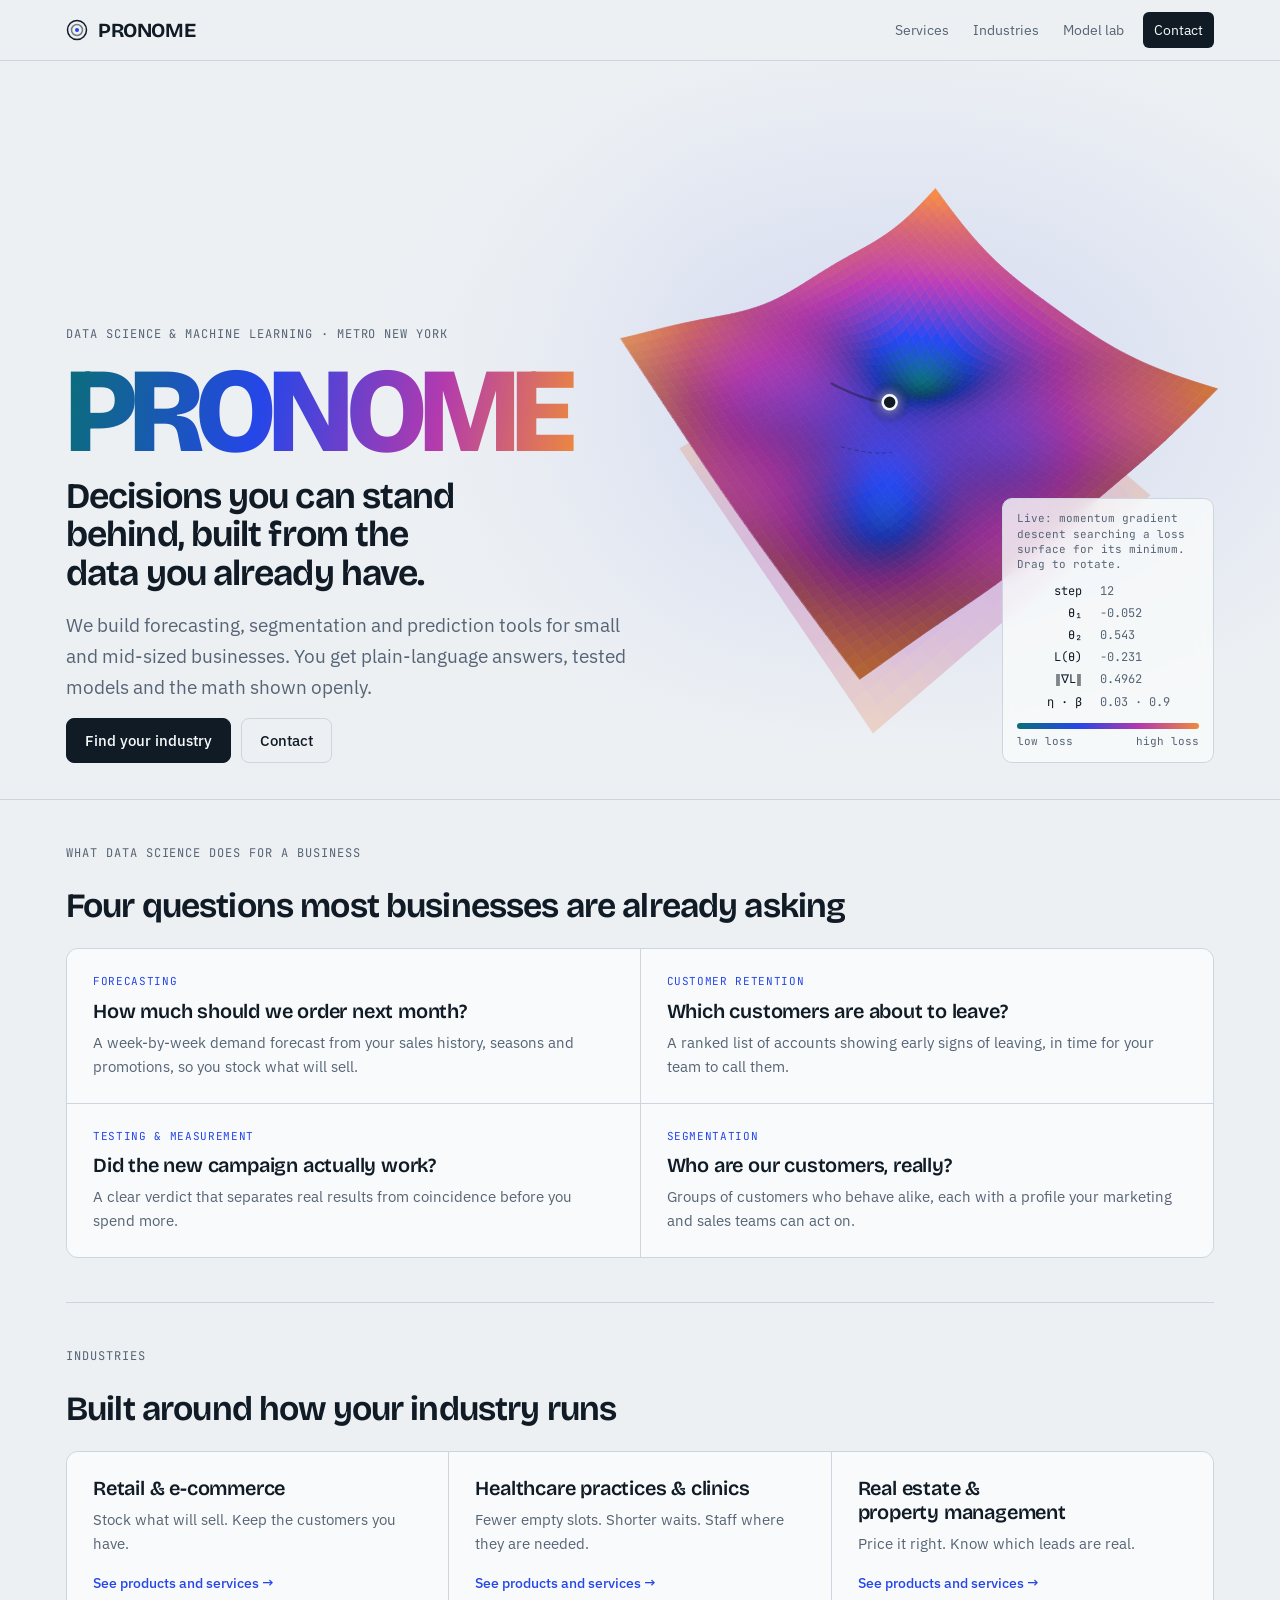
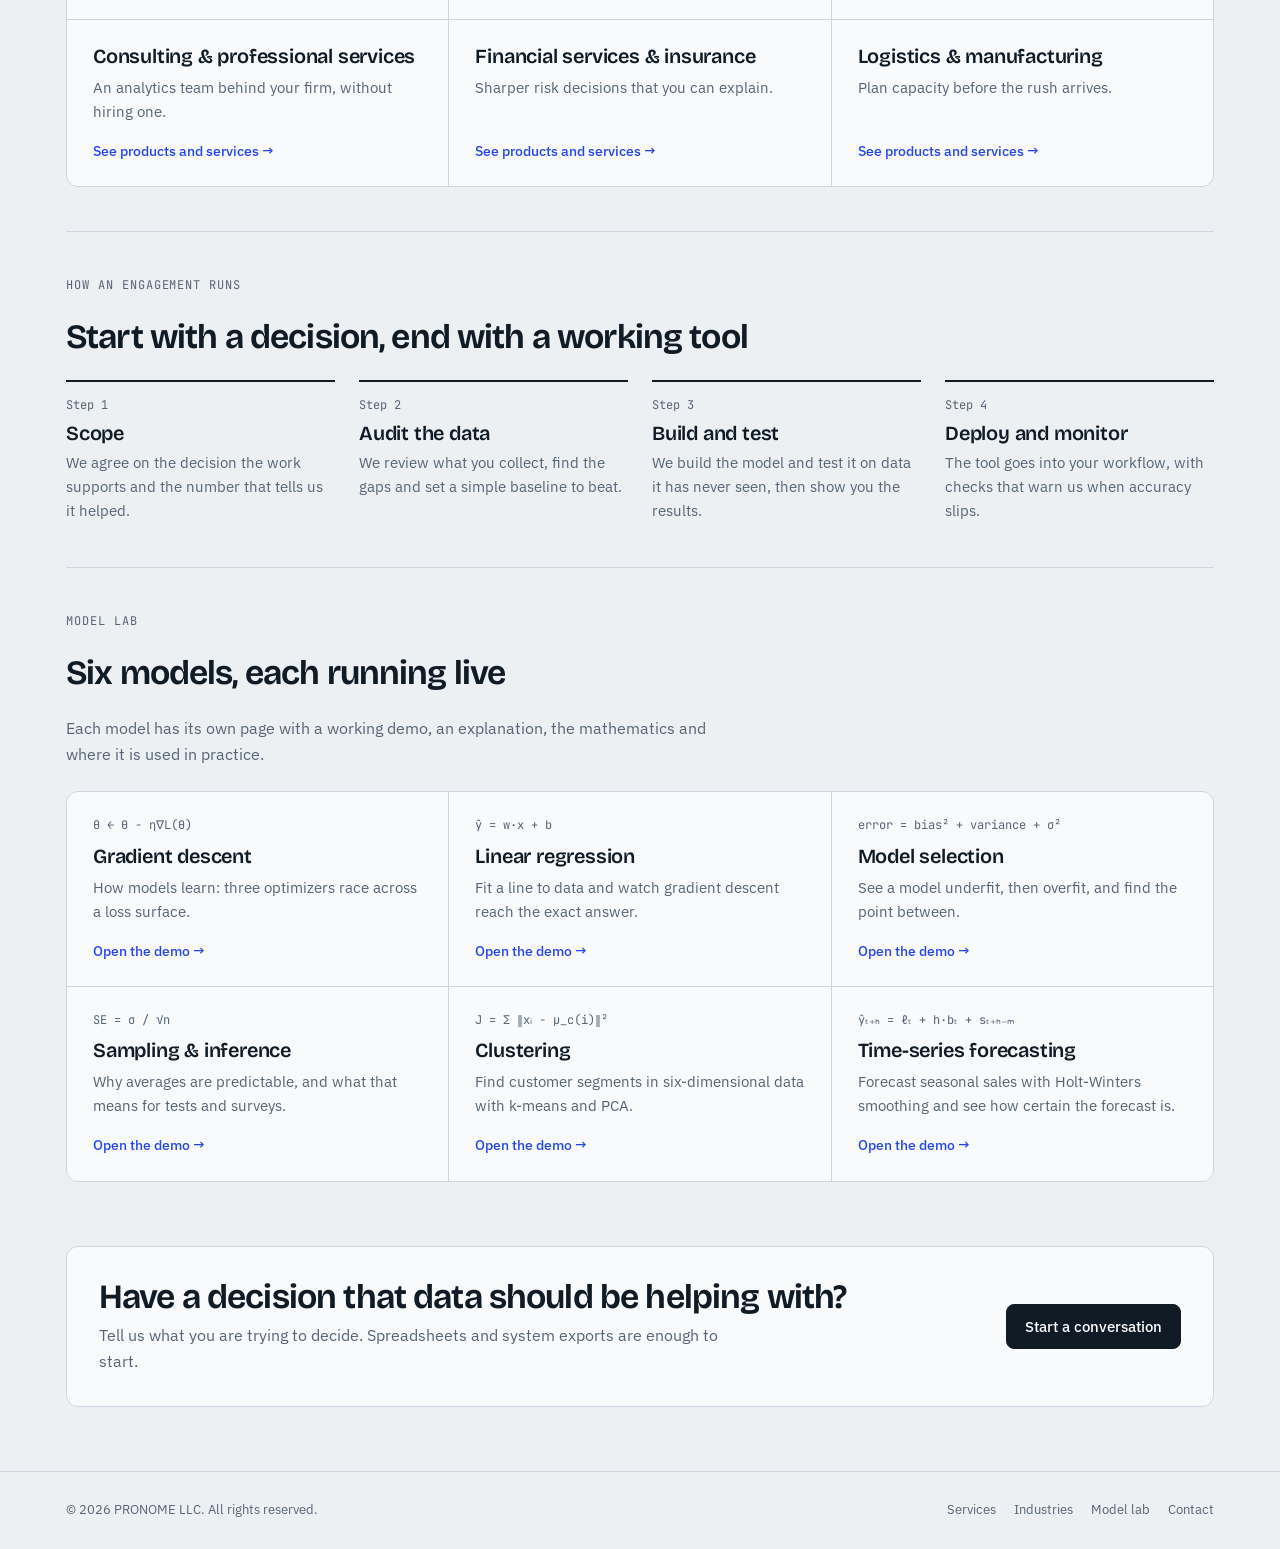
<file: site/demos/model-lab/index.html>
<!doctype html><html><head><meta charset=utf8><meta name=viewport content="width=device-width,initial-scale=1,viewport-fit=cover"><style>:root{color-scheme:light;box-sizing:border-box;padding-top:env(safe-area-inset-top,0px);padding-bottom:env(safe-area-inset-bottom,0px)}html{scroll-padding-top:env(safe-area-inset-top,0px)}body{margin:0;padding:0;font:14px -apple-system,BlinkMacSystemFont,sans-serif;background:#fff;color:#000}img{max-width:100%}[hidden]:not([hidden=until-found i]){display:none!important}</style></head><body>
<script>/* Embedded in srgportfol.io: show one lab instrument without the PRONOME site chrome. */
(function(){try{if(window.self!==window.top||/[?&]embed\b/.test(location.search))document.documentElement.classList.add("embed")}catch(_){document.documentElement.classList.add("embed")}})();</script>
<style>
html.embed header.top,html.embed footer,html.embed .back,html.embed .labnav,html.embed .band{display:none!important}
html.embed .view .sec:has(.uses){display:none!important}
html.embed .phead{padding-block:8px 0}
html.embed .phead h1{font-size:clamp(24px,3vw,34px)}
html.embed .view .sec:first-of-type{padding-block:20px 12px}
html.embed body::before{display:none}
html.embed .view:not([hidden]){animation:none}
</style>
<title>PRONOME for Business</title>
<meta name="claude:viewport-fit-sides" content="cover">
<link rel="preconnect" href="https://fonts.googleapis.com">
<link rel="preconnect" href="https://fonts.gstatic.com" crossorigin>
<link rel="stylesheet" href="https://fonts.googleapis.com/css2?family=Bricolage+Grotesque:opsz,wght@12..96,400..800&family=IBM+Plex+Sans:wght@400;500;600&family=JetBrains+Mono:wght@400;500&display=swap">
<style>
/* Layout: one live instrument (a loss surface being descended) shares the landing with the name. Every other view is a quiet document page reached by a hash route: services, one page per industry, one page per lab model, and contact. */
:root{
  --bg:#EDF0F3; --surface:#F8FAFB; --ink:#101B26; --muted:#566475; --line:#CDD5DE; --accent:#2546E8;
  --g1:#0B6E79; --g2:#2546E8; --g3:#B23AAE; --g4:#EE8A3C;            /* loss-surface colormap, low to high */
  --sgd:#eb6834; --mom:#1baf7a; --adam:#2a78d6;                      /* optimizer series */
  --k1:#2a78d6; --k2:#eda100; --k3:#e87ba4; --k4:#008300;            /* cluster series (validated all-pairs set) */
  --good:#0ca30c; --warn:#fab219; --crit:#d03b3b;                    /* status, reserved */
  --field-lo:#C9D5FF; --field-hi:#F8FAFB; --contour:#9DABBB;
  --display:"Bricolage Grotesque","Helvetica Neue",Arial,sans-serif;
  --body:"IBM Plex Sans","Segoe UI",Helvetica,Arial,sans-serif;
  --mono:"JetBrains Mono",ui-monospace,"SFMono-Regular",Menlo,Consolas,monospace;
}
@media (prefers-color-scheme: dark){:root:not([data-theme="light"]){
  --bg:#0C131B; --surface:#121C27; --ink:#E4EAF1; --muted:#8D9BAB; --line:#233140; --accent:#7D93FF;
  --g1:#1FB5AA; --g2:#5F7BFF; --g3:#D25ACD; --g4:#FFB062;
  --sgd:#d95926; --mom:#199e70; --adam:#3987e5;
  --k1:#3987e5; --k2:#c98500; --k3:#d55181; --k4:#008300;
  --good:#0ca30c; --warn:#fab219; --crit:#d03b3b;
  --field-lo:#1D2E63; --field-hi:#121C27; --contour:#34465C; color-scheme:dark}}
:root[data-theme="dark"]{
  --bg:#0C131B; --surface:#121C27; --ink:#E4EAF1; --muted:#8D9BAB; --line:#233140; --accent:#7D93FF;
  --g1:#1FB5AA; --g2:#5F7BFF; --g3:#D25ACD; --g4:#FFB062;
  --sgd:#d95926; --mom:#199e70; --adam:#3987e5;
  --k1:#3987e5; --k2:#c98500; --k3:#d55181; --k4:#008300;
  --good:#0ca30c; --warn:#fab219; --crit:#d03b3b;
  --field-lo:#1D2E63; --field-hi:#121C27; --contour:#34465C; color-scheme:dark}

*{box-sizing:border-box}
[hidden]{display:none!important}
body{margin:0;background:var(--bg);color:var(--ink);font-family:var(--body);font-size:16px;line-height:1.6;-webkit-font-smoothing:antialiased}
body::before{content:"";position:fixed;inset:0 0 auto;height:env(safe-area-inset-top,0px);z-index:10;background:var(--bg)}
.wrap{max-width:1180px;margin:0 auto;padding-left:max(16px,env(safe-area-inset-left,0px));padding-right:max(16px,env(safe-area-inset-right,0px))}
a{color:inherit}
:focus-visible{outline:2px solid var(--accent);outline-offset:2px}
h1,h2,h3{font-family:var(--display);text-wrap:balance;margin:0}
h1{font-weight:700;font-size:clamp(34px,5vw,60px);line-height:1;letter-spacing:-0.035em}
h2{font-weight:650;font-size:clamp(24px,2.8vw,34px);line-height:1.08;letter-spacing:-0.025em}
h3{font-weight:600;font-size:20px;line-height:1.2;letter-spacing:-0.01em}
p{margin:0;max-width:64ch}
.eyebrow{font-family:var(--mono);font-size:12px;letter-spacing:.08em;text-transform:uppercase;color:var(--muted)}
.lede{font-size:clamp(17px,1.5vw,20px);color:var(--muted);max-width:60ch}
.lede strong,.muted strong{color:var(--ink);font-weight:500}
.muted{color:var(--muted)}

/* header */
header.top{position:sticky;top:env(safe-area-inset-top,0px);z-index:6;background:color-mix(in srgb,var(--bg) 88%,transparent);backdrop-filter:blur(10px);border-bottom:1px solid var(--line)}
header.top .wrap{display:flex;align-items:center;gap:20px;padding-block:12px}
.brand{font-family:var(--display);font-weight:700;font-size:20px;letter-spacing:-0.02em;text-decoration:none;display:flex;align-items:center;gap:10px;flex-shrink:0}
nav.main{display:flex;gap:2px;margin-left:auto;overflow-x:auto;scrollbar-width:none;align-items:center}
nav.main::-webkit-scrollbar{display:none}
nav.main a{font-size:14px;color:var(--muted);text-decoration:none;padding:7px 11px;border-radius:6px;white-space:nowrap}
nav.main a:hover{color:var(--ink);background:var(--surface)}
nav.main a[aria-current="page"]{color:var(--ink);background:var(--surface);box-shadow:inset 0 0 0 1px var(--line)}
nav.main a.go{background:var(--ink);color:var(--surface);margin-left:6px}
nav.main a.go:hover{opacity:.88;background:var(--ink);color:var(--surface)}

/* buttons */
.cta,.btn{font:500 15px var(--body);border-radius:8px;cursor:pointer;text-decoration:none;display:inline-flex;align-items:center;gap:8px}
.cta{background:var(--ink);color:var(--surface);padding:12px 18px;border:1px solid var(--ink)}
.cta:hover{opacity:.88}
.cta.alt{background:transparent;color:var(--ink);border-color:var(--line)}
.cta.alt:hover{border-color:var(--muted);opacity:1}
.btn{font-size:14px;padding:9px 14px;border:1px solid var(--line);background:var(--surface);color:var(--ink)}
.btn:hover{border-color:var(--muted)}
.btn.primary{background:var(--ink);color:var(--surface);border-color:var(--ink)}
.btn.primary:hover{opacity:.88}
.acts{display:flex;flex-wrap:wrap;gap:10px}

/* views */
.view:not([hidden]){animation:viewin .3s ease both}
@keyframes viewin{from{opacity:0;transform:translateY(8px)}to{opacity:1;transform:none}}
.phead{padding-block:56px 12px;display:flex;flex-direction:column;gap:16px}
.sec{padding-block:44px;display:flex;flex-direction:column;gap:24px}
.sec + .sec{border-top:1px solid var(--line)}
.back{font-size:14px;color:var(--muted);text-decoration:none;align-self:flex-start}
.back:hover{color:var(--ink)}
.two{display:grid;grid-template-columns:minmax(0,1fr) minmax(0,1fr);gap:40px}
.two > div{display:flex;flex-direction:column;gap:16px;min-width:0}
@media (max-width:820px){.two{grid-template-columns:minmax(0,1fr);gap:32px}}

/* landing */
.hero{position:relative;overflow:hidden;border-bottom:1px solid var(--line);background:radial-gradient(ellipse 60% 70% at 70% 45%,color-mix(in srgb,var(--g2) 13%,transparent),transparent 70%),var(--bg)}
#land{position:absolute;inset:0;width:100%;height:100%;display:block;cursor:grab;touch-action:pan-y}
#land.grabbing{cursor:grabbing}
.hero::after{content:"";position:absolute;inset:0;pointer-events:none;background:linear-gradient(90deg,var(--bg) 0%,color-mix(in srgb,var(--bg) 72%,transparent) 30%,transparent 54%)}
.hero-in{position:relative;z-index:1;min-height:clamp(560px,82vh,780px);display:grid;grid-template-columns:minmax(0,1fr) auto;align-items:end;gap:24px;padding-block:40px 36px;pointer-events:none}
.hero-copy{display:flex;flex-direction:column;gap:16px;max-width:36rem;pointer-events:auto}
.wordmark{font-family:var(--display);font-weight:800;font-size:clamp(60px,9.4vw,134px);line-height:.84;letter-spacing:-0.055em;margin:0;max-width:none;width:max-content;padding-right:.06em;font-variation-settings:"opsz" 96;
  background:linear-gradient(100deg,var(--g1),var(--g2) 38%,var(--g3) 72%,var(--g4));-webkit-background-clip:text;background-clip:text;color:transparent}
.hero h1{font-size:clamp(24px,2.9vw,36px);line-height:1.08;letter-spacing:-0.025em;font-weight:650}
.readout{font-family:var(--mono);font-size:12px;font-variant-numeric:tabular-nums;background:color-mix(in srgb,var(--surface) 82%,transparent);backdrop-filter:blur(8px);border:1px solid var(--line);border-radius:10px;padding:12px 14px;display:grid;grid-template-columns:auto auto;gap:3px 18px;min-width:210px;pointer-events:auto}
.readout > span:nth-child(odd){color:var(--muted)}
.readout > span:nth-child(even){text-align:right}
.readout .cap{grid-column:1 / 3;color:var(--muted);font-size:11px;margin-bottom:6px;max-width:26ch;line-height:1.4}
.ramp{grid-column:1 / 3;margin-top:8px;display:flex;flex-direction:column;gap:4px;color:var(--muted)}
.ramp i{display:block;height:6px;border-radius:3px;background:linear-gradient(90deg,var(--g1),var(--g2),var(--g3),var(--g4))}
.ramp b{display:flex;justify-content:space-between;font-weight:400;font-size:11px}
@media (max-width:880px){
  .hero::after{background:linear-gradient(0deg,var(--bg) 0%,color-mix(in srgb,var(--bg) 85%,transparent) 48%,transparent 64%)}
  .hero-in{grid-template-columns:minmax(0,1fr);padding-top:290px;min-height:0}
  .readout{justify-self:start;grid-template-columns:repeat(4,auto);gap:2px 14px;font-size:11px;min-width:0}
  .readout .cap,.readout .ramp{grid-column:1 / 5}
}

/* tiles and cards */
.grid{display:grid;gap:1px;background:var(--line);border:1px solid var(--line);border-radius:12px;overflow:hidden}
.grid.c2{grid-template-columns:repeat(2,minmax(0,1fr))}
.grid.c3{grid-template-columns:repeat(3,minmax(0,1fr))}
.grid.c4{grid-template-columns:repeat(4,minmax(0,1fr))}
@media (max-width:980px){.grid.c4{grid-template-columns:repeat(2,minmax(0,1fr))}.grid.c3{grid-template-columns:repeat(2,minmax(0,1fr))}}
@media (max-width:620px){.grid.c2,.grid.c3,.grid.c4{grid-template-columns:minmax(0,1fr)}}
.tile{background:var(--surface);padding:24px 26px;min-width:0;display:flex;flex-direction:column;gap:8px;text-decoration:none}
.tile p{color:var(--muted);font-size:15px}
a.tile:hover{background:color-mix(in srgb,var(--surface) 60%,var(--bg))}
a.tile .more{margin-top:auto;padding-top:8px;font-size:14px;font-weight:500;color:var(--accent)}
.tag{font-family:var(--mono);font-size:11px;letter-spacing:.06em;text-transform:uppercase;color:var(--accent)}
.fx{font-family:var(--mono);font-size:12px;color:var(--muted)}
.get{font-size:14px!important;color:var(--ink)!important}
.get span{font-family:var(--mono);font-size:11px;letter-spacing:.06em;text-transform:uppercase;color:var(--muted);margin-right:6px}
.mlink{font-size:13px;color:var(--muted);margin-top:auto;padding-top:6px;text-underline-offset:3px}
.mlink:hover{color:var(--ink)}
.qlist{list-style:none;margin:0;padding:0;display:flex;flex-direction:column}
.qlist li{font-family:var(--display);font-size:clamp(18px,1.9vw,22px);line-height:1.25;letter-spacing:-0.01em;padding:14px 0;border-bottom:1px solid var(--line)}
.qlist li:first-child{border-top:1px solid var(--line)}
.chips{list-style:none;margin:0;padding:0;display:flex;flex-wrap:wrap;gap:8px}
.chips li{font-size:14px;border:1px solid var(--line);background:var(--surface);border-radius:99px;padding:5px 12px}
.note{font-size:14px;color:var(--muted);border-left:2px solid var(--g2);padding-left:14px}
.steps{list-style:none;padding:0;margin:0;display:grid;grid-template-columns:repeat(4,minmax(0,1fr));gap:24px;counter-reset:s}
.steps li{counter-increment:s;border-top:2px solid var(--ink);padding-top:14px;min-width:0;display:flex;flex-direction:column;gap:6px}
.steps li::before{content:"Step " counter(s);font-family:var(--mono);font-size:12px;color:var(--muted)}
.steps p{color:var(--muted);font-size:15px}
@media (max-width:880px){.steps{grid-template-columns:repeat(2,minmax(0,1fr))}}
@media (max-width:480px){.steps{grid-template-columns:minmax(0,1fr)}}
.band{margin-block:20px 64px;background:var(--surface);border:1px solid var(--line);border-radius:12px;padding:32px;display:flex;flex-wrap:wrap;gap:20px 40px;align-items:center;justify-content:space-between}
.band > div{display:flex;flex-direction:column;gap:8px;min-width:0;flex:1 1 320px}
.band p{color:var(--muted)}

/* lab instruments */
.lab-grid{display:grid;grid-template-columns:minmax(0,7fr) minmax(0,5fr);gap:28px;align-items:start}
.lab-grid.wide{grid-template-columns:minmax(0,1fr) minmax(0,1fr)}
.lab-grid.wide > .stage{grid-column:1 / -1}
@media (max-width:900px){.lab-grid,.lab-grid.wide{grid-template-columns:minmax(0,1fr)}}
.lab-side{display:flex;flex-direction:column;gap:20px;min-width:0}
.card{background:var(--surface);border:1px solid var(--line);border-radius:12px;padding:22px 24px;display:flex;flex-direction:column;gap:12px;min-width:0}
.card h2{font-size:20px;letter-spacing:-0.01em}
.card p{color:var(--muted);font-size:15px}
.card p strong{color:var(--ink);font-weight:500}
.formula{font-family:var(--mono);font-size:13px;background:var(--bg);border:1px solid var(--line);border-radius:8px;padding:14px 16px;overflow-x:auto;white-space:pre;line-height:1.75;color:var(--ink)}
.formula .c{color:var(--muted)}
.uses{display:grid;grid-template-columns:repeat(4,minmax(0,1fr));gap:20px}
@media (max-width:980px){.uses{grid-template-columns:repeat(2,minmax(0,1fr))}}
@media (max-width:520px){.uses{grid-template-columns:minmax(0,1fr)}}
.use{border-top:2px solid var(--ink);padding-top:12px;display:flex;flex-direction:column;gap:6px;text-decoration:none;min-width:0}
.use p{color:var(--muted);font-size:15px}
.use:hover h3{text-decoration:underline;text-underline-offset:3px}
.labnav{display:flex;justify-content:space-between;gap:16px;flex-wrap:wrap;padding-block:8px 64px}

.stage{background:var(--surface);border:1px solid var(--line);border-radius:12px;overflow:hidden;min-width:0}
.stage canvas{display:block;width:100%;max-width:100%;cursor:crosshair;touch-action:manipulation}
.stage .bar{display:flex;flex-wrap:wrap;gap:14px 20px;align-items:center;padding:14px 16px;border-top:1px solid var(--line)}
.stage .bar.top{border-top:0;border-bottom:1px solid var(--line)}
.hint{font-size:13px;color:var(--muted)}
.instrument{display:grid;grid-template-columns:minmax(0,1fr) 300px}
.instrument > canvas{aspect-ratio:16/10}
.panel{border-left:1px solid var(--line);padding:20px;display:flex;flex-direction:column;gap:20px;min-width:0}
@media (max-width:880px){.instrument{grid-template-columns:minmax(0,1fr)}.panel{border-left:0;border-top:1px solid var(--line)}.instrument > canvas{aspect-ratio:4/3}}
.label{font-family:var(--mono);font-size:11px;letter-spacing:.08em;text-transform:uppercase;color:var(--muted);display:flex;justify-content:space-between;gap:8px;margin-bottom:8px}
.label output{color:var(--ink);letter-spacing:0;text-transform:none;font-size:12px}
.seg{display:flex;flex-wrap:wrap;gap:4px;background:var(--bg);border:1px solid var(--line);border-radius:8px;padding:3px}
.seg button{flex:1 1 auto;font:500 13px var(--body);color:var(--muted);background:transparent;border:0;border-radius:6px;padding:7px 10px;cursor:pointer;white-space:nowrap}
.seg button[aria-pressed="true"]{background:var(--surface);color:var(--ink);box-shadow:0 1px 2px color-mix(in srgb,var(--ink) 12%,transparent)}
input[type=range]{width:100%;accent-color:var(--accent);margin:0}
.legend{display:flex;flex-direction:column;gap:2px}
.lrow{display:grid;grid-template-columns:14px 1fr auto;gap:10px;align-items:center;padding:8px 0;border-bottom:1px solid var(--line);font-size:14px}
.lrow:last-child{border-bottom:0}
.sw{width:14px;height:3px;border-radius:2px}
.lrow .v{font-family:var(--mono);font-size:12px;font-variant-numeric:tabular-nums;text-align:right}
.lrow .s{grid-column:2 / 4;margin-top:-4px}
.chip{display:inline-flex;align-items:center;gap:6px;font-family:var(--mono);font-size:11px;padding:2px 8px;border-radius:99px;border:1px solid var(--line);color:var(--ink)}
.chip::before{content:"";width:7px;height:7px;border-radius:50%;background:var(--muted)}
.chip.ok::before{background:var(--good)}
.chip.bad::before{background:var(--crit)}
.chip.mid::before{background:var(--warn)}
.stats{display:grid;grid-template-columns:repeat(auto-fit,minmax(120px,1fr));border-top:1px solid var(--line)}
.stat{padding:12px 16px;border-right:1px solid var(--line);min-width:0}
.stat:last-child{border-right:0}
.stat .k{font-family:var(--mono);font-size:11px;letter-spacing:.06em;text-transform:uppercase;color:var(--muted)}
.stat .n{font-family:var(--mono);font-size:16px;font-variant-numeric:tabular-nums;margin-top:2px;white-space:nowrap}
#reg-canvas{aspect-ratio:4/3}
#reg-loss{aspect-ratio:4/1;cursor:default;border-top:1px solid var(--line)}
#cx-canvas{aspect-ratio:16/10}
#cx-err{aspect-ratio:5/2;cursor:default;border-top:1px solid var(--line)}
#clt-canvas{aspect-ratio:16/9;cursor:default}
#clt-src{width:120px;height:44px;cursor:default;border:1px solid var(--line);border-radius:6px;background:var(--bg)}

/* clustering */
#cl-canvas{cursor:grab;touch-action:pan-y}
#cl-canvas.grabbing{cursor:grabbing}
.klegend{display:flex;flex-direction:column;gap:6px;font-size:14px}
.klegend div{display:flex;align-items:center;gap:8px}
.klegend svg{flex:none}
.klegend span{margin-left:auto;font-family:var(--mono);font-size:12px;color:var(--muted);font-variant-numeric:tabular-nums}
.charts{display:grid;grid-template-columns:repeat(3,minmax(0,1fr));border-top:1px solid var(--line)}
.charts > div{padding:16px;border-right:1px solid var(--line);min-width:0;display:flex;flex-direction:column;gap:8px}
.charts > div:last-child{border-right:0}
@media (max-width:900px){.charts{grid-template-columns:minmax(0,1fr)}.charts > div{border-right:0;border-bottom:1px solid var(--line)}.charts > div:last-child{border-bottom:0}}
.ctitle{font-size:13px;font-weight:500}
.ctitle small{display:block;font-weight:400;color:var(--muted);font-size:12px}
.chart svg{display:block;width:100%;height:auto;overflow:visible}
details.tbl{border-top:1px solid var(--line);padding:12px 16px}
details.tbl summary{cursor:pointer;font-size:14px;font-weight:500}
.tscroll{overflow-x:auto;margin-top:12px}
table{border-collapse:collapse;font-size:13px;width:100%;min-width:560px}
th,td{text-align:right;padding:7px 10px;border-bottom:1px solid var(--line);font-variant-numeric:tabular-nums;white-space:nowrap}
th:first-child,td:first-child{text-align:left}
th{font-family:var(--mono);font-size:11px;letter-spacing:.04em;text-transform:uppercase;color:var(--muted);font-weight:400}
#tip{position:fixed;z-index:20;pointer-events:none;background:var(--ink);color:var(--surface);border-radius:8px;padding:8px 10px;font-size:12px;line-height:1.45;max-width:240px;box-shadow:0 6px 20px color-mix(in srgb,var(--ink) 25%,transparent)}
#tip b{display:block;font-family:var(--mono);font-size:13px;font-weight:500}
#tip div{display:flex;justify-content:space-between;gap:14px;font-variant-numeric:tabular-nums}
#tip div span:first-child{opacity:.72}

/* contact */
.contact{display:grid;grid-template-columns:minmax(0,5fr) minmax(0,7fr);gap:40px;align-items:start;padding-block:28px 64px}
@media (max-width:900px){.contact{grid-template-columns:minmax(0,1fr)}}
.channels{display:flex;flex-direction:column;gap:16px;min-width:0}
.addr{font-family:var(--mono);font-size:clamp(17px,2vw,22px);user-select:all;overflow-wrap:anywhere}
form.msg{display:flex;flex-direction:column;gap:16px}
.frow{display:grid;grid-template-columns:minmax(0,1fr) minmax(0,1fr);gap:16px}
@media (max-width:520px){.frow{grid-template-columns:minmax(0,1fr)}}
.field{display:flex;flex-direction:column;gap:6px;min-width:0}
.field label,.field legend{font-size:13px;font-weight:500;padding:0}
.field input,.field select,.field textarea{font:400 15px var(--body);color:var(--ink);background:var(--bg);border:1px solid var(--line);border-radius:8px;padding:10px 12px;width:100%}
.field textarea{min-height:110px;resize:vertical}
fieldset.field{border:0;margin:0;padding:0}
.checks{display:flex;flex-wrap:wrap;gap:8px}
.checks label{display:inline-flex;align-items:center;gap:6px;font-weight:400;font-size:14px;border:1px solid var(--line);border-radius:99px;padding:5px 12px;cursor:pointer;background:var(--bg)}
.checks input{width:auto;accent-color:var(--accent);margin:0}
#m-preview{font-family:var(--mono);font-size:13px;white-space:pre-wrap;overflow-wrap:anywhere;background:var(--bg);border:1px solid var(--line);border-radius:8px;padding:14px 16px;margin:0;max-height:260px;overflow:auto}
#m-status{font-size:14px;color:var(--muted);min-height:1.6em}

footer{border-top:1px solid var(--line)}
footer .wrap{padding-block:28px;display:flex;flex-wrap:wrap;gap:12px 28px;justify-content:space-between;font-size:13px;color:var(--muted)}
footer nav{display:flex;flex-wrap:wrap;gap:6px 18px}
footer a{text-decoration:none}
footer a:hover{color:var(--ink)}
/* lab wheel */
.wheel-wrap{display:grid;grid-template-columns:minmax(0,1fr) minmax(0,1fr);gap:48px;align-items:center}
.wheel{--at:0deg;--spin:0deg;--rot:calc(var(--at) + var(--spin));position:relative;width:min(100%,500px);aspect-ratio:1;margin:0 auto}
@media (max-width:900px){.wheel-wrap{grid-template-columns:minmax(0,1fr);gap:36px}.wheel{--at:90deg;width:min(92%,400px)}}
.ring{position:absolute;inset:0;transform:rotate(var(--rot));transition:transform .9s cubic-bezier(.3,.9,.3,1)}
.ring::before{content:"";position:absolute;inset:14%;border:1px dashed var(--line);border-radius:50%}
.node{position:absolute;left:50%;top:50%;width:27%;aspect-ratio:1;margin:-13.5% 0 0 -13.5%;border-radius:50%;border:1px solid var(--line);background:var(--surface);cursor:pointer;padding:0;display:flex;flex-direction:column;align-items:center;justify-content:center;color:var(--muted);font:500 11px var(--body);
  transform:rotate(calc(var(--i)*60deg)) translate(133%) rotate(calc(var(--i)*-60deg - var(--rot))) scale(var(--sc,1));transition:transform .9s cubic-bezier(.3,.9,.3,1),border-color .3s,box-shadow .3s,color .3s}
.node canvas{width:56%;height:56%;display:block;pointer-events:none}
.node:hover{color:var(--ink);border-color:var(--muted)}
.node[aria-selected="true"]{--sc:1.14;border-color:var(--accent);color:var(--ink);box-shadow:0 0 0 4px color-mix(in srgb,var(--accent) 16%,transparent)}
.hub{position:absolute;inset:33.5%;border-radius:50%;background:radial-gradient(circle at 35% 30%,color-mix(in srgb,var(--g2) 14%,var(--surface)),var(--surface));border:1px solid var(--line);display:grid;place-items:center}
.hub canvas{width:76%;height:76%;display:block}
.wpanel{display:flex;flex-direction:column;gap:14px;min-width:0}
.wpanel .fx{font-size:14px;color:var(--ink);background:var(--surface);border:1px solid var(--line);border-radius:8px;padding:10px 12px;align-self:flex-start;max-width:100%;overflow-x:auto;white-space:nowrap}
.wpanel .get b{font-weight:400}
.wctl{display:flex;gap:8px;align-items:center;flex-wrap:wrap}
.dots{display:flex;gap:6px;margin-left:6px}
.dots i{width:7px;height:7px;border-radius:50%;background:var(--line)}
.dots i.on{background:var(--accent)}
/* forecasting */
#fc-canvas{aspect-ratio:16/9;cursor:crosshair}
.sliders{display:grid;grid-template-columns:repeat(3,minmax(0,1fr));gap:16px 20px;flex:1 1 100%}
@media (max-width:560px){.sliders{grid-template-columns:minmax(0,1fr)}}
.keys{display:flex;flex-wrap:wrap;gap:6px 18px;font-size:13px;color:var(--muted)}
.keys span{display:inline-flex;align-items:center;gap:7px}
.keys i{display:inline-block;width:18px;height:0;border-top:2px solid var(--ink)}
.keys i.fit{border-top:1.5px solid var(--muted)}
.keys i.fc{border-top-color:var(--k1);box-shadow:0 0 0 4px color-mix(in srgb,var(--k1) 20%,transparent)}
.keys i.ho{width:9px;height:9px;border:2px solid var(--ink);border-radius:50%;background:var(--surface)}
@media (prefers-reduced-motion: reduce){.ring,.node{transition:none}}
@media (prefers-reduced-motion: reduce){.view:not([hidden]){animation:none}}
</style>

<header class="top">
  <div class="wrap">
    <a class="brand" href="#home" aria-label="PRONOME home">
      <svg width="22" height="22" viewBox="0 0 22 22" aria-hidden="true"><circle cx="11" cy="11" r="9.5" fill="none" stroke="currentColor" stroke-width="1.5"/><circle cx="11" cy="11" r="5.5" fill="none" stroke="currentColor" stroke-width="1.5" opacity=".55"/><circle cx="11" cy="11" r="2" fill="var(--accent)"/></svg>
      PRONOME
    </a>
    <nav class="main" aria-label="Main">
      <a href="#services" data-nav="services">Services</a>
      <a href="#industries" data-nav="industries">Industries</a>
      <a href="#lab" data-nav="lab">Model lab</a>
      <a class="go" href="#contact" data-nav="contact">Contact</a>
    </nav>
  </div>
</header>

<main>
<!-- ============ HOME ============ -->
<section class="view" id="v-home">
  <div class="hero">
    <canvas id="land" aria-label="A three-dimensional loss surface. A point runs gradient descent down to the minimum."></canvas>
    <div class="wrap hero-in">
      <div class="hero-copy">
        <div class="eyebrow">Data science &amp; machine learning · Metro New York</div>
        <p class="wordmark">PRONOME</p>
        <h1>Decisions you can stand behind, built from the data you already have.</h1>
        <p class="lede">We build forecasting, segmentation and prediction tools for small and mid-sized businesses. You get plain-language answers, tested models and the math shown openly.</p>
        <div class="acts">
          <a class="cta" href="#industries">Find your industry</a>
          <a class="cta alt" href="#contact">Contact</a>
        </div>
      </div>
      <div class="readout">
        <div class="cap">Live: momentum gradient descent searching a loss surface for its minimum. Drag to rotate.</div>
        <span>step</span><span id="ro-step">0</span>
        <span>θ₁</span><span id="ro-x">0</span>
        <span>θ₂</span><span id="ro-y">0</span>
        <span>L(θ)</span><span id="ro-l">0</span>
        <span>‖∇L‖</span><span id="ro-g">0</span>
        <span>η · β</span><span>0.03 · 0.9</span>
        <div class="ramp"><i></i><b><span>low loss</span><span>high loss</span></b></div>
      </div>
    </div>
  </div>

  <div class="wrap">
    <div class="sec">
      <div class="eyebrow">What data science does for a business</div>
      <h2>Four questions most businesses are already asking</h2>
      <div class="grid c2">
        <a class="tile" href="#services"><span class="tag">Forecasting</span><h3>How much should we order next month?</h3><p>A week-by-week demand forecast from your sales history, seasons and promotions, so you stock what will sell.</p></a>
        <a class="tile" href="#services"><span class="tag">Customer retention</span><h3>Which customers are about to leave?</h3><p>A ranked list of accounts showing early signs of leaving, in time for your team to call them.</p></a>
        <a class="tile" href="#services"><span class="tag">Testing &amp; measurement</span><h3>Did the new campaign actually work?</h3><p>A clear verdict that separates real results from coincidence before you spend more.</p></a>
        <a class="tile" href="#services"><span class="tag">Segmentation</span><h3>Who are our customers, really?</h3><p>Groups of customers who behave alike, each with a profile your marketing and sales teams can act on.</p></a>
      </div>
    </div>

    <div class="sec">
      <div class="eyebrow">Industries</div>
      <h2>Built around how your industry runs</h2>
      <div class="grid c3" id="home-ind"></div>
    </div>

    <div class="sec">
      <div class="eyebrow">How an engagement runs</div>
      <h2>Start with a decision, end with a working tool</h2>
      <ol class="steps">
        <li><h3>Scope</h3><p>We agree on the decision the work supports and the number that tells us it helped.</p></li>
        <li><h3>Audit the data</h3><p>We review what you collect, find the gaps and set a simple baseline to beat.</p></li>
        <li><h3>Build and test</h3><p>We build the model and test it on data it has never seen, then show you the results.</p></li>
        <li><h3>Deploy and monitor</h3><p>The tool goes into your workflow, with checks that warn us when accuracy slips.</p></li>
      </ol>
    </div>

    <div class="sec">
      <div class="eyebrow">Model lab</div>
      <h2>Six models, each running live</h2>
      <p class="muted">Each model has its own page with a working demo, an explanation, the mathematics and where it is used in practice.</p>
      <div class="grid c3" id="home-lab"></div>
    </div>

    <div class="band">
      <div><h2>Have a decision that data should be helping with?</h2><p>Tell us what you are trying to decide. Spreadsheets and system exports are enough to start.</p></div>
      <a class="cta" href="#contact">Start a conversation</a>
    </div>
  </div>
</section>

<!-- ============ SERVICES ============ -->
<section class="view" id="v-services" hidden>
  <div class="wrap">
    <header class="phead">
      <div class="eyebrow">Products &amp; services</div>
      <h1>What we build, and how we work with you</h1>
      <p class="lede">Each product answers one business question and comes with documentation of how it was tested. Pick one, or start with an audit to find where data would help most.</p>
    </header>
    <div class="sec">
      <h2>Products</h2>
      <div class="grid c2" id="prod-grid"></div>
    </div>
    <div class="sec">
      <h2>Ways to work together</h2>
      <div class="grid c3">
        <div class="tile"><h3>Data Audit</h3><p>We review what you collect, where it lives and what it can answer. You get a short written report and a ranked list of projects.</p></div>
        <div class="tile"><h3>Pilot Project</h3><p>One question, one dataset, one working result. Small enough to judge before you commit to more.</p></div>
        <div class="tile"><h3>Build &amp; Deploy</h3><p>The model or dashboard built into your workflow: scheduled, monitored and documented for your team.</p></div>
        <div class="tile"><h3>Ongoing Analytics</h3><p>A standing arrangement for regular reporting, model upkeep and the questions that come up between projects.</p></div>
        <div class="tile"><h3>Team Training</h3><p>Workshops that teach your staff to read the outputs, question them and spot when a number looks wrong.</p></div>
        <div class="tile"><h3>Analytics Partner</h3><p>For consultancies and agencies: analysis delivered under your brand for your own clients.</p></div>
      </div>
    </div>
    <div class="band">
      <div><h2>Not sure which one fits?</h2><p>Describe the decision in a sentence or two and we will suggest where to start.</p></div>
      <a class="cta" href="#contact">Ask us</a>
    </div>
  </div>
</section>

<!-- ============ INDUSTRIES INDEX ============ -->
<section class="view" id="v-industries" hidden>
  <div class="wrap">
    <header class="phead">
      <div class="eyebrow">Industries</div>
      <h1>Find the page written for your business</h1>
      <p class="lede">Each page lists the questions we answer in that industry, the specific products we build and the data they run on.</p>
    </header>
    <div class="sec"><div class="grid c2" id="ind-grid"></div></div>
    <div class="band">
      <div><h2>Your industry is not listed?</h2><p>The methods carry over. If you keep records of customers, sales or operations, there is usually something useful in them.</p></div>
      <a class="cta" href="#contact">Tell us about it</a>
    </div>
  </div>
</section>

<!-- industry pages are rendered here from one data table -->
<div id="ind-views"></div>

<!-- ============ LAB INDEX ============ -->
<section class="view" id="v-lab" hidden>
  <div class="wrap">
    <header class="phead">
      <div class="eyebrow">Model lab</div>
      <h1>The models behind the products, one page each</h1>
      <p class="lede">Turn the wheel to look through the six models. Every demo runs in your browser on example data, with the method explained, the mathematics shown and real uses listed.</p>
    </header>
    <div class="sec">
      <div class="wheel-wrap" id="wheel-wrap">
        <div class="wheel" id="wheel">
          <div class="ring" id="ring" role="tablist" aria-label="Models"></div>
          <div class="hub"><canvas id="hub-cv" aria-hidden="true"></canvas></div>
        </div>
        <div class="wpanel" aria-live="polite">
          <div class="eyebrow" id="w-count">Model 1 of 6</div>
          <h2 id="w-name">Gradient descent</h2>
          <div class="fx" id="w-fx"></div>
          <p class="muted" id="w-desc"></p>
          <p class="get"><span>Used for</span><b id="w-use"></b></p>
          <div class="wctl">
            <a class="cta" id="w-open" href="#lab-optimization">Open the demo</a>
            <button class="btn" type="button" id="w-prev" aria-label="Previous model">←</button>
            <button class="btn" type="button" id="w-next" aria-label="Next model">→</button>
            <span class="dots" id="w-dots" aria-hidden="true"></span>
          </div>
        </div>
      </div>
    </div>
    <div class="sec"><h2>All six models</h2><div class="grid c3" id="lab-grid"></div></div>
  </div>
</section>

<!-- ============ LAB: OPTIMIZATION ============ -->
<section class="view" id="v-lab-optimization" hidden>
  <div class="wrap">
    <header class="phead">
      <a class="back" href="#lab">← Model lab</a>
      <div class="eyebrow">Model lab · Optimization</div>
      <h1>Gradient descent: how a model learns</h1>
    </header>
    <div class="sec">
      <div class="lab-grid wide">
        <div class="stage instrument">
          <canvas id="descent-canvas" aria-label="Loss surface with three optimizer paths"></canvas>
          <div class="panel">
            <div>
              <div class="label">Loss surface</div>
              <div class="seg" id="surf-seg">
                <button type="button" data-v="banana" aria-pressed="true">Rosenbrock function</button>
                <button type="button" data-v="bowl" aria-pressed="false">Ill-conditioned quadratic</button>
                <button type="button" data-v="basins" aria-pressed="false">Non-convex double well</button>
              </div>
            </div>
            <div>
              <div class="label"><label for="lr">Learning rate <span style="text-transform:none">η</span></label><output id="lr-out">0.020</output></div>
              <input type="range" id="lr" min="0" max="100" value="65">
            </div>
            <div class="legend" id="d-legend"></div>
            <div style="display:flex;gap:8px;flex-wrap:wrap;align-items:center">
              <button class="btn primary" type="button" id="d-replay">Replay</button>
              <span class="hint" id="d-step">Step 0</span>
            </div>
            <p class="hint">Click anywhere on the surface to drop a new starting point.</p>
          </div>
        </div>
        <article class="card">
          <h2>How it works</h2>
          <p>Training a model means searching for the parameters that make its error smallest. <strong>Gradient descent</strong> does this by repeatedly updating the parameters in the direction of the negative gradient, −∇L(θ).</p>
          <p>Plain SGD applies the raw gradient step. <strong>Momentum</strong> accumulates an exponentially weighted velocity, which speeds progress along low-curvature directions such as the curved ravine of the Rosenbrock function. <strong>Adam</strong> adapts the step size per parameter using estimates of the first and second moments of the gradient.</p>
          <p>Select the ill-conditioned quadratic (condition number κ = 25) and raise η to watch SGD oscillate across the high-curvature axis. Past η = 2/λ<sub>max</sub> = 0.08, SGD diverges.</p>
        </article>
        <article class="card">
          <h2>Mathematical representation</h2>
          <div class="formula"><span class="c">// SGD</span>
θ ← θ − η ∇L(θ)
<span class="c">// Momentum (β = 0.9)</span>
v ← βv + ∇L(θ);   θ ← θ − η v
<span class="c">// Adam (β₁ = 0.9, β₂ = 0.999, ε = 1e-8)</span>
m ← β₁m + (1 − β₁)∇L;   v ← β₂v + (1 − β₂)(∇L)²
m̂ = m / (1 − β₁ᵗ);   v̂ = v / (1 − β₂ᵗ)
θ ← θ − η · m̂ / (√v̂ + ε)
<span class="c">// Test functions</span>
Rosenbrock:   f = (1 − x)² + 4(y − x²)²
Quadratic:    f = ½(x² + 25y²)
Double well:  f = (x² − 1)² + 2y² + 0.3x</div>
        </article>
      </div>
    </div>
    <div class="sec">
      <h2>Where it is used</h2>
      <div class="uses">
        <a class="use" href="#healthcare"><span class="tag">Healthcare</span><h3>Medical image triage</h3><p>Neural networks that flag abnormal X-rays are trained by gradient descent over millions of parameters.</p></a>
        <a class="use" href="#retail"><span class="tag">Retail</span><h3>Recommendation engines</h3><p>"Customers also bought" models learn product and customer factors with stochastic gradient descent.</p></a>
        <a class="use" href="#finance"><span class="tag">Finance</span><h3>Credit and fraud scoring</h3><p>Scoring models are fit by minimizing a loss function with these same optimizers.</p></a>
        <a class="use" href="#professional-services"><span class="tag">Services</span><h3>Churn prediction</h3><p>A classifier learns which account signals predict leaving by descending a log-loss surface.</p></a>
      </div>
    </div>
    <nav class="labnav" aria-label="More models"><a class="cta alt" href="#lab-forecasting">← Forecasting</a><a class="cta alt" href="#lab-regression">Linear regression →</a></nav>
  </div>
</section>

<!-- ============ LAB: REGRESSION ============ -->
<section class="view" id="v-lab-regression" hidden>
  <div class="wrap">
    <header class="phead">
      <a class="back" href="#lab">← Model lab</a>
      <div class="eyebrow">Model lab · Regression</div>
      <h1>Linear regression: fitting a line to data</h1>
    </header>
    <div class="sec">
      <div class="lab-grid">
        <div class="stage">
          <canvas id="reg-canvas" aria-label="Scatter plot with fitted regression lines"></canvas>
          <canvas id="reg-loss" aria-label="Training loss over iterations"></canvas>
          <div class="stats">
            <div class="stat"><div class="k">GD slope / int.</div><div class="n" id="r-gd">0</div></div>
            <div class="stat"><div class="k">OLS slope / int.</div><div class="n" id="r-ols">0</div></div>
            <div class="stat"><div class="k">GD MSE</div><div class="n" id="r-mse">0</div></div>
            <div class="stat"><div class="k">OLS R²</div><div class="n" id="r-r2">0</div></div>
          </div>
          <div class="bar">
            <button class="btn primary" type="button" id="r-run">Run gradient descent</button>
            <button class="btn" type="button" id="r-reset">New sample</button>
            <button class="btn" type="button" id="r-clear">Clear points</button>
            <span class="hint" id="r-n"></span>
          </div>
        </div>
        <div class="lab-side">
          <article class="card">
            <h2>How it works</h2>
            <p>Linear regression has an exact answer: <strong>ordinary least squares</strong> solves for the best slope and intercept in closed form. Gradient descent reaches the same line iteratively, which is how far larger models are trained when no closed form exists.</p>
            <p>The dashed line is the OLS solution. The solid line is gradient descent, starting from zero. <strong>Click the plot to add points</strong> and watch both answers move. The thin vertical lines are residuals, the errors the model is trying to shrink.</p>
          </article>
          <article class="card">
            <h2>Mathematical representation</h2>
            <div class="formula">ŷ = w·x + b
MSE(w, b) = (1/n) Σ (yᵢ − ŷᵢ)²
∂MSE/∂w = −(2/n) Σ xᵢ (yᵢ − ŷᵢ)
∂MSE/∂b = −(2/n) Σ (yᵢ − ŷᵢ)
<span class="c">// closed form (OLS)</span>
w = Σ (xᵢ − x̄)(yᵢ − ȳ) / Σ (xᵢ − x̄)²
b = ȳ − w·x̄</div>
          </article>
        </div>
      </div>
    </div>
    <div class="sec">
      <h2>Where it is used</h2>
      <div class="uses">
        <a class="use" href="#real-estate"><span class="tag">Real estate</span><h3>Property valuation</h3><p>Price is modeled as a function of size, location, age and condition to estimate what a listing should ask.</p></a>
        <a class="use" href="#retail"><span class="tag">Retail</span><h3>Marketing spend</h3><p>Sales are regressed on spend by channel to estimate what each advertising dollar returns.</p></a>
        <a class="use" href="#healthcare"><span class="tag">Healthcare</span><h3>Staffing from volume</h3><p>Staff hours are related to visit counts so schedules follow expected demand.</p></a>
        <a class="use" href="#logistics"><span class="tag">Logistics</span><h3>Cost drivers</h3><p>Cost per shipment is explained by distance, weight and route so quotes reflect real costs.</p></a>
      </div>
    </div>
    <nav class="labnav" aria-label="More models"><a class="cta alt" href="#lab-optimization">← Gradient descent</a><a class="cta alt" href="#lab-complexity">Model selection →</a></nav>
  </div>
</section>

<!-- ============ LAB: COMPLEXITY ============ -->
<section class="view" id="v-lab-complexity" hidden>
  <div class="wrap">
    <header class="phead">
      <a class="back" href="#lab">← Model lab</a>
      <div class="eyebrow">Model lab · Model selection</div>
      <h1>Underfitting, overfitting and the point between</h1>
    </header>
    <div class="sec">
      <div class="lab-grid">
        <div class="stage">
          <div class="bar top">
            <div style="flex:1 1 220px;min-width:0">
              <div class="label"><label for="deg">Polynomial degree</label><output id="deg-out">3</output></div>
              <input type="range" id="deg" min="1" max="12" value="3">
            </div>
            <span class="chip" id="cx-chip">Fit</span>
          </div>
          <canvas id="cx-canvas" aria-label="Polynomial fit to noisy data"></canvas>
          <canvas id="cx-err" aria-label="Train and test error by polynomial degree"></canvas>
          <div class="bar">
            <button class="btn" type="button" id="cx-new">Resample noise</button>
            <span class="hint" id="cx-read"></span>
          </div>
        </div>
        <div class="lab-side">
          <article class="card">
            <h2>How it works</h2>
            <p>A model with too few degrees of freedom misses the pattern. One with too many memorizes the noise in its training set and fails on new data. This is the <strong>bias–variance trade-off</strong>, and choosing where to sit on it is most of practical modeling.</p>
            <p>Here a polynomial is fit to 16 noisy samples of a sine wave. Raise the degree and training error keeps falling, while error on 300 held-out points falls, then climbs. The best model is the one at the bottom of the <strong>test</strong> curve.</p>
          </article>
          <article class="card">
            <h2>Mathematical representation</h2>
            <div class="formula">y = sin(πx) + ε,   ε ~ Normal(0, 0.3²)
ŷ(x) = Σₖ βₖ Pₖ(x),   k = 0 … d
β = (ΦᵀΦ + λI)⁻¹ Φᵀy   <span class="c">// λ = 1e-6</span>
<span class="c">// Pₖ: Legendre polynomials on [−1, 1]</span>
E[(y − ŷ)²] = bias² + variance + σ²</div>
          </article>
        </div>
      </div>
    </div>
    <div class="sec">
      <h2>Where it is used</h2>
      <div class="uses">
        <a class="use" href="#retail"><span class="tag">Retail</span><h3>Choosing a forecast model</h3><p>Candidate models are scored on weeks they never saw, and the one that predicts those best is kept.</p></a>
        <a class="use" href="#finance"><span class="tag">Finance</span><h3>Credit scoring</h3><p>Regularization keeps a scorecard from memorizing past applicants so it holds up on new ones.</p></a>
        <a class="use" href="#healthcare"><span class="tag">Healthcare</span><h3>No-show prediction</h3><p>Held-out testing confirms a model works for patients it was not trained on before staff rely on it.</p></a>
        <a class="use" href="#logistics"><span class="tag">Manufacturing</span><h3>Maintenance alerts</h3><p>A model tuned to the right complexity reacts to real wear rather than to sensor noise.</p></a>
      </div>
    </div>
    <nav class="labnav" aria-label="More models"><a class="cta alt" href="#lab-regression">← Linear regression</a><a class="cta alt" href="#lab-sampling">Sampling &amp; inference →</a></nav>
  </div>
</section>

<!-- ============ LAB: SAMPLING ============ -->
<section class="view" id="v-lab-sampling" hidden>
  <div class="wrap">
    <header class="phead">
      <a class="back" href="#lab">← Model lab</a>
      <div class="eyebrow">Model lab · Sampling &amp; inference</div>
      <h1>The central limit theorem: why averages are predictable</h1>
    </header>
    <div class="sec">
      <div class="lab-grid">
        <div class="stage">
          <div class="bar top">
            <div class="seg" id="clt-seg" style="flex:1 1 260px">
              <button type="button" data-v="exp" aria-pressed="true">Exponential</button>
              <button type="button" data-v="uni" aria-pressed="false">Uniform</button>
              <button type="button" data-v="bi" aria-pressed="false">Bimodal</button>
            </div>
            <canvas id="clt-src" aria-label="Shape of the source distribution"></canvas>
          </div>
          <canvas id="clt-canvas" aria-label="Histogram of sample means with normal curve"></canvas>
          <div class="stats">
            <div class="stat"><div class="k">Means drawn</div><div class="n" id="c-count">0</div></div>
            <div class="stat"><div class="k">Avg of means</div><div class="n" id="c-mean">0</div></div>
            <div class="stat"><div class="k">SD observed</div><div class="n" id="c-sd">0</div></div>
            <div class="stat"><div class="k">σ/√n predicted</div><div class="n" id="c-se">0</div></div>
          </div>
          <div class="bar">
            <div style="flex:1 1 200px;min-width:0">
              <div class="label"><label for="cn">Sample size <span style="text-transform:none">n</span></label><output id="cn-out">5</output></div>
              <input type="range" id="cn" min="1" max="40" value="5">
            </div>
            <button class="btn primary" type="button" id="c-run">Draw 2,000 samples</button>
          </div>
        </div>
        <div class="lab-side">
          <article class="card">
            <h2>How it works</h2>
            <p>The <strong>central limit theorem</strong> says the mean of n independent draws is approximately normal, whatever shape the original data has (as long as its variance is finite), with spread σ/√n. It is why confidence intervals, A/B tests and most of classical inference work.</p>
            <p>Pick a skewed or bimodal source distribution, then raise n. The histogram of 2,000 sample means tightens and settles onto the predicted normal curve.</p>
          </article>
          <article class="card">
            <h2>Mathematical representation</h2>
            <div class="formula">X̄ₙ = (1/n) Σ Xᵢ
X̄ₙ ≈ Normal(μ, σ² / n)   <span class="c">// as n grows</span>
SE = σ / √n
<span class="c">// 95% confidence interval for the mean</span>
x̄ ± 1.96 · s / √n</div>
          </article>
        </div>
      </div>
    </div>
    <div class="sec">
      <h2>Where it is used</h2>
      <div class="uses">
        <a class="use" href="#retail"><span class="tag">Retail</span><h3>A/B tests on price and promotion</h3><p>The standard error tells you whether a lift in sales is real or within normal week-to-week variation.</p></a>
        <a class="use" href="#finance"><span class="tag">Finance</span><h3>Audit sampling</h3><p>An error rate across thousands of transactions is estimated from a sample, with a stated margin.</p></a>
        <a class="use" href="#logistics"><span class="tag">Manufacturing</span><h3>Quality control charts</h3><p>Batch averages are tracked against control limits to catch a process that is drifting.</p></a>
        <a class="use" href="#healthcare"><span class="tag">Healthcare</span><h3>Patient surveys</h3><p>Satisfaction scores are reported with a margin of error so small changes are not over-read.</p></a>
      </div>
    </div>
    <nav class="labnav" aria-label="More models"><a class="cta alt" href="#lab-complexity">← Model selection</a><a class="cta alt" href="#lab-clustering">Clustering →</a></nav>
  </div>
</section>

<!-- ============ LAB: CLUSTERING ============ -->
<section class="view" id="v-lab-clustering" hidden>
  <div class="wrap">
    <header class="phead">
      <a class="back" href="#lab">← Model lab</a>
      <div class="eyebrow">Model lab · Clustering</div>
      <h1>Clustering in six dimensions: finding customer segments</h1>
    </header>
    <div class="sec">
      <div class="lab-grid wide">
        <div class="stage">
          <div class="instrument">
            <canvas id="cl-canvas" aria-label="Three-dimensional projection of 360 example customers, colored and shaped by cluster"></canvas>
            <div class="panel">
              <div>
                <div class="label">Number of clusters <span style="text-transform:none">k</span></div>
                <div class="seg" id="cl-k">
                  <button type="button" data-v="2" aria-pressed="false">2</button>
                  <button type="button" data-v="3" aria-pressed="true">3</button>
                  <button type="button" data-v="4" aria-pressed="false">4</button>
                </div>
              </div>
              <div class="klegend" id="cl-legend"></div>
              <div style="display:flex;gap:8px;flex-wrap:wrap">
                <button class="btn primary" type="button" id="cl-run">Run k-means</button>
                <button class="btn" type="button" id="cl-step">Step</button>
                <button class="btn" type="button" id="cl-new">New data</button>
              </div>
              <p class="hint">Example data: 360 synthetic customers, 6 measurements each. Drag to rotate. Hover a point to see all six values.</p>
            </div>
          </div>
          <div class="stats">
            <div class="stat"><div class="k">Iteration</div><div class="n" id="cl-it">0</div></div>
            <div class="stat"><div class="k">Objective J</div><div class="n" id="cl-j">0</div></div>
            <div class="stat"><div class="k">Variance in 3 PCs</div><div class="n" id="cl-var">0</div></div>
            <div class="stat"><div class="k">Status</div><div class="n"><span class="chip" id="cl-chip">Running</span></div></div>
          </div>
          <div class="charts">
            <div><div class="ctitle">Objective J by iteration<small>It can only fall or stay level</small></div><div class="chart" id="cl-iter"></div></div>
            <div><div class="ctitle">Elbow: best J for each k<small>The bend suggests how many clusters the data has</small></div><div class="chart" id="cl-elbow"></div></div>
            <div><div class="ctitle">Cluster profiles<small>Each centroid across the six measurements, in standard deviations from average</small></div><div class="chart" id="cl-prof"></div></div>
          </div>
          <details class="tbl"><summary>View cluster table</summary><div class="tscroll" id="cl-table"></div></details>
        </div>
        <article class="card">
          <h2>How it works</h2>
          <p>Each customer is a point in six dimensions, one per measurement. Nobody can look at six dimensions, so the plot shows the three directions that carry the most variation, found by <strong>principal component analysis</strong>. The clustering itself runs on all six.</p>
          <p><strong>k-means</strong> places k centroids, assigns every point to its nearest centroid, moves each centroid to the mean of its points, and repeats until no point changes cluster. Measurements are standardized first so that no single one dominates the distances.</p>
          <p>Try k = 2 and k = 4. The elbow chart shows how much each extra cluster reduces the objective, and the profile chart shows what makes each cluster different.</p>
        </article>
        <article class="card">
          <h2>Mathematical representation</h2>
          <div class="formula"><span class="c">// objective: within-cluster sum of squares</span>
J = Σᵢ ‖xᵢ − μ_c(i)‖²
<span class="c">// assignment step</span>
c(i) = argminⱼ ‖xᵢ − μⱼ‖²
<span class="c">// update step</span>
μⱼ = (1/|Cⱼ|) Σ_{i ∈ Cⱼ} xᵢ
<span class="c">// PCA projection used for the plot</span>
Σ = XᵀX / (n − 1),   Σ vₘ = λₘ vₘ
zᵢ = [v₁ v₂ v₃]ᵀ xᵢ
variance shown = (λ₁ + λ₂ + λ₃) / Σₘ λₘ</div>
        </article>
      </div>
    </div>
    <div class="sec">
      <h2>Where it is used</h2>
      <div class="uses">
        <a class="use" href="#retail"><span class="tag">Retail</span><h3>Customer segmentation</h3><p>Shoppers are grouped by how they buy, so offers and emails match each group.</p></a>
        <a class="use" href="#healthcare"><span class="tag">Healthcare</span><h3>Patient cohorts</h3><p>Patients with similar visit patterns are grouped so outreach goes to those who need it.</p></a>
        <a class="use" href="#real-estate"><span class="tag">Real estate</span><h3>Comparable properties</h3><p>Listings are grouped by their features to find true comparables for pricing.</p></a>
        <a class="use" href="#finance"><span class="tag">Finance</span><h3>Unusual activity</h3><p>Transactions that sit far from every cluster are set aside for review.</p></a>
      </div>
    </div>
    <nav class="labnav" aria-label="More models"><a class="cta alt" href="#lab-sampling">← Sampling &amp; inference</a><a class="cta alt" href="#lab-forecasting">Forecasting →</a></nav>
  </div>
</section>

<!-- ============ LAB: FORECASTING ============ -->
<section class="view" id="v-lab-forecasting" hidden>
  <div class="wrap">
    <header class="phead">
      <a class="back" href="#lab">← Model lab</a>
      <div class="eyebrow">Model lab · Forecasting</div>
      <h1>Time-series forecasting: next year's sales, with a margin</h1>
    </header>
    <div class="sec">
      <div class="lab-grid wide">
        <div class="stage">
          <div class="bar top">
            <div class="sliders">
              <div><div class="label"><label for="fc-a">Level <span style="text-transform:none">α</span></label><output id="fc-a-out">0.30</output></div><input type="range" id="fc-a" min="1" max="99" value="30"></div>
              <div><div class="label"><label for="fc-b">Trend <span style="text-transform:none">β</span></label><output id="fc-b-out">0.10</output></div><input type="range" id="fc-b" min="1" max="99" value="10"></div>
              <div><div class="label"><label for="fc-g">Season <span style="text-transform:none">γ</span></label><output id="fc-g-out">0.20</output></div><input type="range" id="fc-g" min="1" max="99" value="20"></div>
            </div>
          </div>
          <canvas id="fc-canvas" aria-label="Five years of example monthly sales with a twelve-month forecast and its 95% interval"></canvas>
          <div class="stats">
            <div class="stat"><div class="k">Fit RMSE</div><div class="n" id="fc-rmse">0</div></div>
            <div class="stat"><div class="k">Forecast MAE</div><div class="n" id="fc-mae">0</div></div>
            <div class="stat"><div class="k">Forecast MAPE</div><div class="n" id="fc-mape">0</div></div>
            <div class="stat"><div class="k">Inside 95% interval</div><div class="n" id="fc-in">0</div></div>
          </div>
          <div class="bar">
            <button class="btn primary" type="button" id="fc-opt">Optimize α, β, γ</button>
            <button class="btn" type="button" id="fc-new">New data</button>
            <div class="keys"><span><i></i>Actual sales</span><span><i class="fit"></i>Model fit</span><span><i class="fc"></i>Forecast and 95% interval</span><span><i class="ho"></i>Held-out actuals</span></div>
          </div>
        </div>
        <article class="card">
          <h2>How it works</h2>
          <p>The model splits a sales history into three parts: a <strong>level</strong> (where sales are now), a <strong>trend</strong> (how fast they are growing) and a <strong>seasonal pattern</strong> (the shape of a typical year). Each new month updates all three. This is <strong>Holt-Winters exponential smoothing</strong>.</p>
          <p>α, β and γ set how quickly each part reacts to new data. High values chase recent months, low values stay steady. <strong>Optimize</strong> picks the values that minimize one-step-ahead squared error on the history.</p>
          <p>The last 12 months are hidden from the model, so you can compare the forecast with what happened. The shaded interval widens with the horizon because errors compound. Example data: five years of synthetic monthly sales.</p>
        </article>
        <article class="card">
          <h2>Mathematical representation</h2>
          <div class="formula"><span class="c">// additive Holt-Winters, season length m = 12</span>
ℓₜ = α(yₜ − sₜ₋ₘ) + (1 − α)(ℓₜ₋₁ + bₜ₋₁)
bₜ = β(ℓₜ − ℓₜ₋₁) + (1 − β)bₜ₋₁
sₜ = γ(yₜ − ℓₜ₋₁ − bₜ₋₁) + (1 − γ)sₜ₋ₘ
<span class="c">// h-step forecast, k = ⌊(h − 1)/m⌋</span>
ŷₜ₊ₕ = ℓₜ + h·bₜ + sₜ₊ₕ₋ₘ₍ₖ₊₁₎
<span class="c">// 95% interval, with β′ = αβ</span>
ŷₜ₊ₕ ± 1.96 σₕ,   σ² = (1/n) Σ eₜ²   <span class="c">// one-step errors</span>
σₕ² = σ²[1 + (h − 1)(α² + αβ′h + β′²h(2h − 1)/6)
        + γk(2α + γ + β′m(k + 1))]</div>
        </article>
      </div>
    </div>
    <div class="sec">
      <h2>Where it is used</h2>
      <div class="uses">
        <a class="use" href="#retail"><span class="tag">Retail</span><h3>Demand planning</h3><p>Monthly or weekly sales forecasts by product set order quantities ahead of each season.</p></a>
        <a class="use" href="#healthcare"><span class="tag">Healthcare</span><h3>Visit volume</h3><p>Expected patient visits by week drive staffing levels and appointment capacity.</p></a>
        <a class="use" href="#logistics"><span class="tag">Logistics</span><h3>Shipment volume</h3><p>Forecasts of orders by lane let carriers and warehouses book labor and trucks early.</p></a>
        <a class="use" href="#finance"><span class="tag">Finance</span><h3>Cash-flow planning</h3><p>Seasonal inflows and outflows are projected with a range, so reserves cover the low case.</p></a>
      </div>
    </div>
    <nav class="labnav" aria-label="More models"><a class="cta alt" href="#lab-clustering">← Clustering</a><a class="cta alt" href="#lab-optimization">Gradient descent →</a></nav>
  </div>
</section>

<!-- ============ CONTACT ============ -->
<section class="view" id="v-contact" hidden>
  <div class="wrap">
    <header class="phead">
      <div class="eyebrow">Contact</div>
      <h1>Tell us what you are trying to decide</h1>
      <p class="lede">Reach us by email or on LinkedIn. The form on this page writes the message for you; nothing is sent until you send it yourself.</p>
    </header>
    <div class="contact">
      <div class="channels">
        <div class="card">
          <h2>Email</h2>
          <div class="addr" id="c-email">hello@pronome.ai</div>
          <div class="acts"><button class="btn" type="button" id="c-copy">Copy address</button><a class="btn" id="c-mailto" href="mailto:hello@pronome.ai">Open in email app</a></div>
        </div>
        <div class="card">
          <h2>LinkedIn</h2>
          <p>Follow PRONOME or send a message through the company page.</p>
          <div class="acts"><a class="btn primary" id="c-li" href="#contact" target="_blank" rel="noopener">PRONOME on LinkedIn</a></div>
          <p class="hint" id="c-li-note" hidden>The LinkedIn page link has not been added yet.</p>
        </div>
        <div class="card">
          <h2>What happens next</h2>
          <ol class="steps" style="grid-template-columns:minmax(0,1fr);gap:14px">
            <li><p>You send a note describing the decision or problem.</p></li>
            <li><p>We reply to set up a short call and ask what data you have.</p></li>
            <li><p>You get a written scope with a defined deliverable before any work starts.</p></li>
          </ol>
        </div>
      </div>
      <div class="card">
        <h2>Write your message</h2>
        <form class="msg" id="m-form" novalidate>
          <div class="frow">
            <div class="field"><label for="m-name">Your name</label><input id="m-name" autocomplete="name"></div>
            <div class="field"><label for="m-co">Company</label><input id="m-co" autocomplete="organization"></div>
          </div>
          <div class="field"><label for="m-ind">Industry</label><select id="m-ind"><option value="">Choose one</option></select></div>
          <fieldset class="field"><legend>Interested in</legend><div class="checks" id="m-int"></div></fieldset>
          <div class="field"><label for="m-text">What are you trying to decide or improve?</label><textarea id="m-text" placeholder="Example: We over-order some products every month and run out of others."></textarea></div>
          <div class="field"><label for="m-preview">Your message</label><pre id="m-preview" tabindex="0"></pre></div>
          <div class="acts"><button class="btn primary" type="submit" id="m-copy">Copy message</button><a class="btn" id="m-mail" href="mailto:hello@pronome.ai">Open as email draft</a></div>
          <div id="m-status" role="status"></div>
        </form>
      </div>
    </div>
  </div>
</section>
</main>

<footer>
  <div class="wrap">
    <span>© 2026 PRONOME LLC. All rights reserved.</span>
    <nav aria-label="Footer"><a href="#services">Services</a><a href="#industries">Industries</a><a href="#lab">Model lab</a><a href="#contact">Contact</a></nav>
  </div>
</footer>
<div id="tip" hidden></div>

<script>
/* ---------- content tables, rendering and routing ---------- */
const EMAIL="hello@pronome.ai";
const LINKEDIN_URL="";            // paste the PRONOME company page address here
const LAB={
  optimization:{s:"Descent",use:"Training neural networks, recommendation engines and scoring models.",n:"Gradient descent",fx:"θ ← θ − η∇L(θ)",d:"How models learn: three optimizers race across a loss surface."},
  regression:{s:"Regression",use:"Property valuation, marketing spend and cost drivers.",n:"Linear regression",fx:"ŷ = w·x + b",d:"Fit a line to data and watch gradient descent reach the exact answer."},
  complexity:{s:"Selection",use:"Choosing models that hold up on data they have not seen.",n:"Model selection",fx:"error = bias² + variance + σ²",d:"See a model underfit, then overfit, and find the point between."},
  sampling:{s:"Sampling",use:"A/B tests, audit samples, quality control and surveys.",n:"Sampling & inference",fx:"SE = σ / √n",d:"Why averages are predictable, and what that means for tests and surveys."},
  clustering:{s:"Clustering",use:"Customer segments, patient cohorts and comparable properties.",n:"Clustering",fx:"J = Σ ‖xᵢ − μ_c(i)‖²",d:"Find customer segments in six-dimensional data with k-means and PCA."},
  forecasting:{s:"Forecast",use:"Demand, staffing, shipment volume and cash-flow planning.",n:"Time-series forecasting",fx:"ŷₜ₊ₕ = ℓₜ + h·bₜ + sₜ₊ₕ₋ₘ",d:"Forecast seasonal sales with Holt-Winters smoothing and see how certain the forecast is."}
};
const PRODUCTS=[
  {n:"Demand Forecast",q:"How much will we sell, and when?",d:"A weekly forecast for each product, location or service line, with a range that shows how certain it is.",lab:"forecasting"},
  {n:"Customer Segments",q:"Who are our customers?",d:"Groups of customers who behave alike, each with a plain-language profile and a list you can export.",lab:"clustering"},
  {n:"Churn Early Warning",q:"Who is about to leave?",d:"A ranked list of customers or accounts showing signs of leaving, refreshed on a schedule.",lab:"optimization"},
  {n:"Experiment Readout",q:"Did the change work?",d:"A verdict on whether a price change, campaign or process change made a difference, with the confidence behind it.",lab:"sampling"},
  {n:"Lead & Risk Scoring",q:"Where should the team spend its time?",d:"A score on each lead, applicant or case so staff work the most promising or most urgent first.",lab:"optimization"},
  {n:"Decision Dashboard",q:"What are the numbers this week?",d:"One page with the handful of figures you run the business on, updated automatically from your systems.",lab:"sampling"},
  {n:"Data Cleanup & Pipeline",q:"Can we trust our own data?",d:"Your spreadsheets and exports joined, cleaned and refreshed without manual copy and paste.",lab:"complexity"},
  {n:"Document Assistant",q:"Where is that written down?",d:"A private question-and-answer tool over your own documents, with links back to the source passage.",lab:"optimization"}
];
const IND={
  "retail":{name:"Retail & e-commerce",short:"retail",h:"Stock what will sell. Keep the customers you have.",
    intro:"Shops and online stores collect sales data every day. We turn it into order quantities, customer groups and a clear read on which promotions paid off.",
    q:["How much of each product should we order for next month?","Which customers are slipping away?","Did the promotion bring new sales or discount ones we would have made anyway?","Which products are bought together?"],
    data:["Point-of-sale exports","Shopify, Square or WooCommerce","Loyalty program records","Email and ad platform reports"],
    products:[
      {n:"SKU-level Demand Forecast",d:"Forecasts weekly sales for each product and store from history, seasonality, holidays and promotions.",get:"A weekly order sheet with a low, expected and high figure for each item.",lab:"forecasting"},
      {n:"Customer Segments",d:"Groups shoppers by how often they buy, what they spend, and how they respond to discounts.",get:"Segment profiles and an exportable list for each one.",lab:"clustering"},
      {n:"Churn Early Warning",d:"Flags repeat customers whose buying pattern has started to fade.",get:"A win-back list refreshed on a schedule.",lab:"optimization"},
      {n:"Promotion Readout",d:"Measures the lift from a promotion against what would have sold without it.",get:"A one-page verdict with the margin of error.",lab:"sampling"}],
    sv:[["Sales Data Audit","We check your sales, product and customer records and rank what they can answer."],["Forecast Pilot","A forecast for one category or one store, tested against weeks it has not seen."],["Seasonal Planning Support","Forecast updates and promotion readouts through your busiest months."]]},
  "healthcare":{name:"Healthcare practices & clinics",short:"healthcare",h:"Fewer empty slots. Shorter waits. Staff where they are needed.",
    intro:"Scheduling and billing systems hold years of patterns. We use them to predict no-shows, plan staffing and find where claims get stuck.",
    q:["Which appointments are likely to be missed?","How many staff do we need each day next month?","Which patients are overdue for follow-up?","Where and why are claims being denied?"],
    data:["Scheduling system exports","Billing and claims records","EHR reports","Patient survey results"],
    note:"Patient privacy comes first. We work with de-identified data wherever the question allows it.",
    products:[
      {n:"No-Show Risk Score",d:"Scores each upcoming appointment by its chance of being missed, using booking lead time, history and visit type.",get:"A daily list for reminder calls and smart overbooking.",lab:"optimization"},
      {n:"Staffing Forecast",d:"Predicts visit volume by day and service line so schedules follow demand.",get:"A monthly staffing plan by day and role.",lab:"forecasting"},
      {n:"Patient Recall List",d:"Groups patients by visit pattern and flags those who have fallen out of their usual rhythm.",get:"An outreach list by priority.",lab:"clustering"},
      {n:"Claims Denial Analysis",d:"Finds the payers, codes and steps where denials concentrate.",get:"A ranked list of fixes with their estimated effect.",lab:"sampling"}],
    sv:[["Operations Data Audit","A review of scheduling and billing data, and of what can be answered without identifiable records."],["No-Show Pilot","One location or department, tested against recent months."],["Reporting Setup","A dashboard of visits, waits and denials, refreshed automatically."]]},
  "real-estate":{name:"Real estate & property management",short:"real estate",h:"Price it right. Know which leads are real.",
    intro:"Brokerages and property managers work from listings, leads and leases. We build pricing estimates, lead rankings and renewal forecasts from those records.",
    q:["What should this property list or rent for?","Which leads are most likely to close?","Which tenants are unlikely to renew?","When will maintenance costs rise?"],
    data:["MLS exports","CRM lead records","Property management systems","Public sales and tax records"],
    products:[
      {n:"Price & Rent Estimator",d:"Estimates a price or rent from size, location, age, features and recent comparable sales.",get:"An estimate with a range, and the comparables behind it.",lab:"regression"},
      {n:"Lead Scoring",d:"Ranks inquiries by how closely they resemble past leads that closed.",get:"A daily call list ordered by likelihood.",lab:"optimization"},
      {n:"Renewal Risk",d:"Flags leases at risk of non-renewal from payment, service-request and tenure patterns.",get:"A list of tenants to contact before notice periods.",lab:"optimization"},
      {n:"Comparable Finder",d:"Groups properties by their features to surface true comparables, not just nearby ones.",get:"A set of comparables for any listing.",lab:"clustering"}],
    sv:[["Portfolio Data Audit","We review listings, leads and lease records and rank what they can support."],["Pricing Pilot","An estimator for one market or property type, tested on recent sales."],["Market Reporting","A recurring report on price, time on market and inventory for your areas."]]},
  "professional-services":{name:"Consulting & professional services",short:"professional services",h:"An analytics team behind your firm, without hiring one.",
    intro:"Consultancies, agencies and accounting firms often have clients with data questions. We do the analysis under your brand, and we help you forecast your own pipeline and staffing.",
    q:["Can we offer analytics to our clients without building a team?","Which proposals are we likely to win?","Which client relationships are at risk?","Are we staffed for next quarter's work?"],
    data:["CRM exports such as Salesforce or HubSpot","Time and billing systems","Project trackers","Client-supplied datasets"],
    products:[
      {n:"White-Label Analytics",d:"Analysis, models and reports delivered under your firm's name for your clients' projects.",get:"Client-ready deliverables and a method note you can stand behind.",lab:"complexity"},
      {n:"Pipeline Forecast",d:"Estimates the chance each open proposal closes, and the revenue that implies.",get:"A monthly forecast built from your CRM.",lab:"optimization"},
      {n:"Client Health Score",d:"Combines billing, engagement and service signals into one indicator per account.",get:"An account review list ordered by risk.",lab:"clustering"},
      {n:"Utilization Forecast",d:"Projects billable hours against capacity so hiring and staffing decisions come earlier.",get:"A capacity outlook by team and month.",lab:"forecasting"}],
    sv:[["Analytics Partnership","A standing arrangement to deliver analysis for your client engagements."],["CRM Data Audit","A review of your pipeline and account data and what it can predict."],["Team Workshop","Training for your consultants on reading and presenting model results."]]},
  "finance":{name:"Financial services & insurance",short:"financial services",h:"Sharper risk decisions that you can explain.",
    intro:"Lenders, advisors and insurers decide under uncertainty every day. We build scoring and forecasting models that come with documentation of how they were built and tested.",
    q:["Which applicants are likely to default?","Which transactions look unusual?","Which policyholders or clients will lapse?","How much cash will we need next month?"],
    data:["Loan and policy records","Transaction histories","Payment and collections data","Core system exports"],
    note:"Every model ships with a record of the data used, how it was tested and where it should not be applied.",
    products:[
      {n:"Risk Scoring",d:"Scores applications by likelihood of default or claim, with the main reasons behind each score.",get:"A score and reason codes for each case.",lab:"optimization"},
      {n:"Unusual Activity Detection",d:"Learns what normal activity looks like and flags transactions far from it.",get:"A daily review queue ordered by how unusual each item is.",lab:"clustering"},
      {n:"Lapse Early Warning",d:"Flags clients or policies showing the pattern that precedes cancellation.",get:"A retention call list refreshed on a schedule.",lab:"optimization"},
      {n:"Cash-Flow Forecast",d:"Projects inflows and outflows from payment history and seasonality.",get:"A weekly projection with a likely range.",lab:"forecasting"}],
    sv:[["Model Review","An independent check of an existing model's accuracy, stability and documentation."],["Scoring Pilot","A model for one product line, tested on recent outcomes it has not seen."],["Portfolio Reporting","Recurring analysis of performance, risk mix and trends."]]},
  "logistics":{name:"Logistics & manufacturing",short:"logistics and manufacturing",h:"Plan capacity before the rush arrives.",
    intro:"Warehouses, carriers and plants log every order, route and machine reading. We turn those logs into volume forecasts, maintenance alerts and causes of delay.",
    q:["How many orders will we ship next week?","Which machines are likely to fail soon?","Where and why do deliveries run late?","How much safety stock do we really need?"],
    data:["WMS and ERP exports","Order and shipment logs","Machine sensor readings","Maintenance records"],
    products:[
      {n:"Volume Forecast",d:"Predicts order and shipment volume by day and lane so labor and trucks are booked ahead.",get:"A weekly capacity plan with a likely range.",lab:"forecasting"},
      {n:"Maintenance Alerts",d:"Watches sensor and service history for the pattern that comes before a failure.",get:"A ranked list of equipment to inspect.",lab:"complexity"},
      {n:"Delay Analysis",d:"Separates the causes of late deliveries: route, carrier, time of day or handoff.",get:"The top causes with their measured share.",lab:"sampling"},
      {n:"Process Control Charts",d:"Tracks quality measurements against statistical limits to catch drift early.",get:"Charts and alerts for each line.",lab:"sampling"}],
    sv:[["Operations Data Audit","A review of order, inventory and equipment data and what it can predict."],["Forecast Pilot","A volume forecast for one facility or lane, tested on recent weeks."],["Monitoring Setup","Dashboards and alerts that refresh from your systems."]]}
};
const esc=s=>s.replace(/&/g,"&amp;");
function indView(k,d){return `<section class="view" id="v-${k}" hidden><div class="wrap">
  <header class="phead"><a class="back" href="#industries">← All industries</a><div class="eyebrow">${esc(d.name)}</div><h1>${d.h}</h1><p class="lede">${d.intro}</p>
    <div class="acts"><a class="cta" href="#contact" data-ind="${k}">Contact us about ${d.short}</a><a class="cta alt" href="#services">All products</a></div></header>
  <div class="sec"><div class="two"><div><h2>Questions we answer</h2><ul class="qlist">${d.q.map(q=>`<li>${q}</li>`).join("")}</ul></div>
    <div><h2>Runs on data you already have</h2><ul class="chips">${d.data.map(x=>`<li>${x}</li>`).join("")}</ul>${d.note?`<p class="note">${d.note}</p>`:""}
    <p class="muted">You do not need a data team or perfect records. We start from exports and spreadsheets and tell you early if something is missing.</p></div></div></div>
  <div class="sec"><h2>Products for ${d.short}</h2><div class="grid c2">${d.products.map(p=>`<div class="tile"><h3>${p.n}</h3><p>${p.d}</p><p class="get"><span>You get</span>${p.get}</p><a class="mlink" href="#lab-${p.lab}">See the model behind it: ${esc(LAB[p.lab].n)}</a></div>`).join("")}</div></div>
  <div class="sec"><h2>Services</h2><div class="grid c3">${d.sv.map(s=>`<div class="tile"><h3>${s[0]}</h3><p>${s[1]}</p></div>`).join("")}</div></div>
  <div class="band"><div><h2>Bring one question to start</h2><p>Tell us which of these matters most and what data you keep. We will tell you plainly whether it can be answered.</p></div><a class="cta" href="#contact" data-ind="${k}">Start a conversation</a></div>
</div></section>`}
document.getElementById("ind-views").innerHTML=Object.entries(IND).map(([k,d])=>indView(k,d)).join("");
const indTile=(k,d,full)=>`<a class="tile" href="#${k}"><h3>${esc(d.name)}</h3><p>${d.h}</p>${full?`<p class="fx">${d.products.map(p=>p.n).join(" · ")}</p>`:""}<span class="more">See products and services →</span></a>`;
document.getElementById("home-ind").innerHTML=Object.entries(IND).map(([k,d])=>indTile(k,d,false)).join("");
document.getElementById("ind-grid").innerHTML=Object.entries(IND).map(([k,d])=>indTile(k,d,true)).join("");
const labTile=([k,d])=>`<a class="tile" href="#lab-${k}"><span class="fx">${d.fx}</span><h3>${esc(d.n)}</h3><p>${d.d}</p><span class="more">Open the demo →</span></a>`;
document.getElementById("home-lab").innerHTML=Object.entries(LAB).map(labTile).join("");
document.getElementById("lab-grid").innerHTML=Object.entries(LAB).map(labTile).join("");
document.getElementById("prod-grid").innerHTML=PRODUCTS.map(p=>`<div class="tile"><span class="tag">${p.q}</span><h3>${esc(p.n)}</h3><p>${p.d}</p><a class="mlink" href="#lab-${p.lab}">See the model behind it: ${esc(LAB[p.lab].n)}</a></div>`).join("");

/* router: one view per plain #name */
const VIEWS=[...document.querySelectorAll(".view")];
let pendingInd="";
function route(){
  let h=location.hash.slice(1)||"home",v=document.getElementById("v-"+h);
  if(!v){h="home";v=document.getElementById("v-home")}
  VIEWS.forEach(x=>{x.hidden=x!==v});
  const group=h.startsWith("lab")?"lab":IND[h]?"industries":h;
  document.querySelectorAll("nav.main a").forEach(a=>{if(a.dataset.nav===group)a.setAttribute("aria-current","page");else a.removeAttribute("aria-current")});
  window.scrollTo(0,0);
  if(h==="contact"&&pendingInd){document.getElementById("m-ind").value=pendingInd;pendingInd="";buildMsg()}
  if(h.startsWith("lab-"))setTimeout(()=>{const f=window.PLAB&&window.PLAB[h.slice(4)];if(f)f()},90);
}
document.addEventListener("click",e=>{const a=e.target.closest("a[data-ind]");if(a)pendingInd=a.dataset.ind});
addEventListener("hashchange",route);

/* contact: builds a message the visitor sends themselves */
const $id=s=>document.getElementById(s);
$id("m-ind").insertAdjacentHTML("beforeend",Object.entries(IND).map(([k,d])=>`<option value="${k}">${esc(d.name)}</option>`).join("")+`<option value="other">Other</option>`);
$id("m-int").innerHTML=PRODUCTS.slice(0,6).map((p,i)=>`<label><input type="checkbox" id="m-int-${i}" value="${esc(p.n)}">${esc(p.n)}</label>`).join("")+`<label><input type="checkbox" id="m-int-x" value="Not sure yet">Not sure yet</label>`;
function msgParts(){
  const name=$id("m-name").value.trim(),co=$id("m-co").value.trim(),ind=$id("m-ind").value,text=$id("m-text").value.trim();
  const ints=[...document.querySelectorAll("#m-int input:checked")].map(i=>i.value);
  const indName=ind==="other"?"Other":ind?IND[ind].name:"";
  const lines=["Hello PRONOME,",""];
  lines.push(text||"[Describe what you are trying to decide or improve.]","");
  if(indName)lines.push("Industry: "+indName);
  if(ints.length)lines.push("Interested in: "+ints.join(", "));
  if(co)lines.push("Company: "+co);
  lines.push("",name||"[Your name]");
  return{subject:"Inquiry"+(co?" from "+co:"")+(indName&&ind!=="other"?" ("+indName+")":""),body:lines.join("\n")};
}
function buildMsg(){const m=msgParts();$id("m-preview").textContent=m.body;$id("m-mail").href="mailto:"+EMAIL+"?subject="+encodeURIComponent(m.subject)+"&body="+encodeURIComponent(m.body)}
function copyText(text,el,done){
  const ok=()=>{$id("m-status").textContent=done};
  const fallback=()=>{const r=document.createRange();r.selectNodeContents(el);const s=getSelection();s.removeAllRanges();s.addRange(r);$id("m-status").textContent="Copying is blocked here. The text is selected, so press Ctrl+C or Cmd+C."};
  try{navigator.clipboard.writeText(text).then(ok,fallback)}catch(_){fallback()}
}
$id("m-form").addEventListener("input",buildMsg);
$id("m-form").addEventListener("submit",e=>{e.preventDefault();copyText(msgParts().body,$id("m-preview"),"Copied. Paste it into an email to "+EMAIL+" or a LinkedIn message. Nothing has been sent yet.")});
$id("c-copy").addEventListener("click",()=>copyText(EMAIL,$id("c-email"),"Email address copied."));
$id("m-mail").addEventListener("click",()=>{$id("m-status").textContent="If your email app did not open, use Copy message and send it to "+EMAIL+"."});
$id("c-email").textContent=EMAIL;$id("c-mailto").href="mailto:"+EMAIL;
if(LINKEDIN_URL){$id("c-li").href=LINKEDIN_URL}else{const a=$id("c-li");a.removeAttribute("href");a.removeAttribute("target");a.setAttribute("aria-disabled","true");a.style.opacity=".5";a.style.cursor="default";$id("c-li-note").hidden=false}
buildMsg();
</script>

<script>
/* ---------- Lab demos: optimizers, regression, model selection, sampling ---------- */
(function(){
const $=s=>document.querySelector(s);
const css=n=>getComputedStyle(document.documentElement).getPropertyValue(n).trim();
const dpr=()=>Math.min(2,window.devicePixelRatio||1);
const reduce=matchMedia('(prefers-reduced-motion: reduce)').matches;
function hex(c){c=c.replace('#','');if(c.length===3)c=c.split('').map(x=>x+x).join('');const n=parseInt(c,16);return[(n>>16)&255,(n>>8)&255,n&255]}
function rgba(c,a){const[r,g,b]=hex(c);return`rgba(${r},${g},${b},${a})`}
function rng(seed){return function(){seed|=0;seed=seed+0x6D2B79F5|0;let t=Math.imul(seed^seed>>>15,1|seed);t=t+Math.imul(t^t>>>7,61|t)^t;return((t^t>>>14)>>>0)/4294967296}}
function gauss(r){let u=0;while(u===0)u=r();return Math.sqrt(-2*Math.log(u))*Math.cos(2*Math.PI*r())}
function fit(c){const d=dpr(),r=c.getBoundingClientRect();const w=Math.max(1,Math.round(r.width*d)),h=Math.max(1,Math.round(r.height*d));if(c.width!==w||c.height!==h){c.width=w;c.height=h;return true}return false}
function fmt(v,d){return (v<0?'−':'')+Math.abs(v).toFixed(d)}
function seg(el,cb){el.addEventListener('click',e=>{const b=e.target.closest('button');if(!b)return;el.querySelectorAll('button').forEach(x=>x.setAttribute('aria-pressed',x===b?'true':'false'));cb(b.dataset.v)})}
function toCanvas(c,e){const r=c.getBoundingClientRect();return[(e.clientX-r.left)/r.width*c.width,(e.clientY-r.top)/r.height*c.height]}

/* ---------- 01 Gradient descent ---------- */
const SURF={
  banana:{xr:[-2,2],yr:[-1,3],f:(x,y)=>(1-x)**2+4*(y-x*x)**2,g:(x,y)=>[-2*(1-x)-16*x*(y-x*x),8*(y-x*x)],start:[-1.6,2.5],min:[1,1]},
  bowl:{xr:[-3,3],yr:[-1.6,1.6],f:(x,y)=>0.5*(x*x+25*y*y),g:(x,y)=>[x,25*y],start:[-2.6,1.2],min:[0,0]},
  basins:{xr:[-2,2],yr:[-1.5,1.5],f:(x,y)=>(x*x-1)**2+2*y*y+0.3*x,g:(x,y)=>[4*x*(x*x-1)+0.3,4*y],start:[1.8,1.2],min:[-1.036,0]}
};
const OPT=[{id:'sgd',name:'SGD',c:'--sgd'},{id:'mom',name:'Momentum',c:'--mom'},{id:'adam',name:'Adam',c:'--adam'}];
const D={surf:'banana',lr:0.02,start:null,state:[],step:0,max:600,img:null,raf:0,c:$('#descent-canvas')};
const lrFrom=v=>Math.pow(10,-3+v/100*2);
function dInit(){const S=SURF[D.surf],s=D.start||S.start;D.state=OPT.map(o=>({...o,x:s[0],y:s[1],vx:0,vy:0,mx:0,my:0,sx:0,sy:0,t:0,path:[[s[0],s[1]]],dead:false,loss:S.f(s[0],s[1]),gn:1}));D.step=0}
function dStep(){const S=SURF[D.surf],lr=D.lr;for(const o of D.state){if(o.dead)continue;const[gx,gy]=S.g(o.x,o.y);
  if(o.id==='sgd'){o.x-=lr*gx;o.y-=lr*gy}
  else if(o.id==='mom'){o.vx=0.9*o.vx+gx;o.vy=0.9*o.vy+gy;o.x-=lr*o.vx;o.y-=lr*o.vy}
  else{o.t++;o.mx=0.9*o.mx+0.1*gx;o.my=0.9*o.my+0.1*gy;o.sx=0.999*o.sx+0.001*gx*gx;o.sy=0.999*o.sy+0.001*gy*gy;const b1=1-Math.pow(0.9,o.t),b2=1-Math.pow(0.999,o.t);o.x-=lr*(o.mx/b1)/(Math.sqrt(o.sx/b2)+1e-8);o.y-=lr*(o.my/b1)/(Math.sqrt(o.sy/b2)+1e-8)}
  if(!isFinite(o.x)||!isFinite(o.y)||Math.abs(o.x)>60||Math.abs(o.y)>60){o.dead=true;continue}
  o.loss=S.f(o.x,o.y);const g2=S.g(o.x,o.y);o.gn=Math.hypot(g2[0],g2[1]);o.path.push([o.x,o.y])}
  D.step++}
function dMap(){const S=SURF[D.surf],W=D.c.width,H=D.c.height;return{X:x=>(x-S.xr[0])/(S.xr[1]-S.xr[0])*W,Y:y=>H-(y-S.yr[0])/(S.yr[1]-S.yr[0])*H,ix:px=>S.xr[0]+px/W*(S.xr[1]-S.xr[0]),iy:py=>S.yr[0]+(H-py)/H*(S.yr[1]-S.yr[0])}}
function dField(){const c=D.c,W=c.width,H=c.height,S=SURF[D.surf],ctx=c.getContext('2d');const vals=new Float32Array(W*H);let mn=Infinity;
  for(let j=0;j<H;j++){const y=S.yr[0]+(H-j)/H*(S.yr[1]-S.yr[0]);for(let i=0;i<W;i++){const x=S.xr[0]+i/W*(S.xr[1]-S.xr[0]);const v=S.f(x,y);vals[j*W+i]=v;if(v<mn)mn=v}}
  let mx=-Infinity;for(let k=0;k<vals.length;k++){const v=Math.log(1+vals[k]-mn);vals[k]=v;if(v>mx)mx=v}
  const L=16,lev=new Uint8Array(W*H);for(let k=0;k<vals.length;k++)lev[k]=Math.min(L-1,Math.floor(vals[k]/mx*L));
  const lo=hex(css('--field-lo')),hi=hex(css('--field-hi')),ln=hex(css('--contour'));const img=ctx.createImageData(W,H),d=img.data;
  for(let j=0;j<H;j++)for(let i=0;i<W;i++){const k=j*W+i,l=lev[k];let col;
    const edge=(i<W-1&&lev[k+1]!==l)||(j<H-1&&lev[k+W]!==l);
    if(edge)col=ln;else{const t=Math.pow(l/(L-1),0.7);col=[lo[0]+(hi[0]-lo[0])*t,lo[1]+(hi[1]-lo[1])*t,lo[2]+(hi[2]-lo[2])*t]}
    d[k*4]=col[0];d[k*4+1]=col[1];d[k*4+2]=col[2];d[k*4+3]=255}
  D.img=img}
function dDraw(){const c=D.c,ctx=c.getContext('2d'),dp=dpr(),S=SURF[D.surf];if(!D.img)dField();ctx.putImageData(D.img,0,0);const m=dMap();
  const[mx0,my0]=[m.X(S.min[0]),m.Y(S.min[1])];ctx.strokeStyle=css('--ink');ctx.lineWidth=1.5*dp;ctx.beginPath();ctx.moveTo(mx0-6*dp,my0-6*dp);ctx.lineTo(mx0+6*dp,my0+6*dp);ctx.moveTo(mx0+6*dp,my0-6*dp);ctx.lineTo(mx0-6*dp,my0+6*dp);ctx.stroke();
  ctx.font=`${11*dp}px ${css('--mono')}`;ctx.fillStyle=css('--ink');ctx.fillText('global minimum θ*',mx0+9*dp,my0-8*dp);
  const s=D.state[0].path[0];ctx.beginPath();ctx.arc(m.X(s[0]),m.Y(s[1]),6*dp,0,7);ctx.strokeStyle=css('--ink');ctx.lineWidth=1.5*dp;ctx.stroke();
  ctx.lineJoin='round';ctx.lineCap='round';
  for(const o of D.state){const col=css(o.c);ctx.strokeStyle=col;ctx.lineWidth=2.2*dp;ctx.beginPath();o.path.forEach((p,i)=>{const X=m.X(p[0]),Y=m.Y(p[1]);i?ctx.lineTo(X,Y):ctx.moveTo(X,Y)});ctx.stroke();
    if(!o.dead){const p=o.path[o.path.length-1];ctx.beginPath();ctx.arc(m.X(p[0]),m.Y(p[1]),5*dp,0,7);ctx.fillStyle=col;ctx.fill();ctx.strokeStyle=css('--surface');ctx.lineWidth=2*dp;ctx.stroke()}}
  dLegend()}
function dStatus(o){const S=SURF[D.surf];if(o.dead)return['Diverged','bad'];const dist=Math.hypot(o.x-S.min[0],o.y-S.min[1]);if(dist<0.03)return['Converged: global minimum','ok'];if(o.gn<2e-3)return['Converged: local minimum','mid'];return['Optimizing','']}
function dLegend(){$('#d-legend').innerHTML=D.state.map(o=>{const[s,k]=dStatus(o);return`<div class="lrow"><span class="sw" style="background:var(${o.c})"></span><span>${o.name}</span><span class="v">${o.dead?'—':'L = '+o.loss.toFixed(4)}</span><span class="s"><span class="chip ${k}">${s}</span></span></div>`}).join('');$('#d-step').textContent='Step '+D.step+' of '+D.max}
function dRun(){cancelAnimationFrame(D.raf);dInit();if(reduce){while(D.step<D.max)dStep();dDraw();return}
  const tick=()=>{for(let k=0;k<3&&D.step<D.max;k++)dStep();dDraw();if(D.step<D.max&&D.state.some(o=>!o.dead))D.raf=requestAnimationFrame(tick)};tick()}
$('#lr').addEventListener('input',e=>{D.lr=lrFrom(+e.target.value);$('#lr-out').textContent=D.lr.toFixed(3)});
$('#lr').addEventListener('change',dRun);
$('#d-replay').addEventListener('click',dRun);
seg($('#surf-seg'),v=>{D.surf=v;D.start=null;D.img=null;dRun()});
D.c.addEventListener('click',e=>{const[px,py]=toCanvas(D.c,e),m=dMap();D.start=[m.ix(px),m.iy(py)];dRun()});
D.lr=lrFrom(+$('#lr').value);$('#lr-out').textContent=D.lr.toFixed(3);

/* ---------- 02 Regression ---------- */
const R={c:$('#reg-canvas'),lc:$('#reg-loss'),pts:[],w:0,b:0,hist:[],raf:0,seed:7};
function rSample(){const r=rng(R.seed++);R.pts=[];const w=0.35+r()*0.5,b=0.1+r()*0.25;for(let i=0;i<16;i++){const x=0.05+r()*0.9;const y=Math.max(0.02,Math.min(0.98,w*x+b+gauss(r)*0.07));R.pts.push([x,y])}}
function ols(){const n=R.pts.length;if(n<2)return{w:0,b:n?R.pts[0][1]:0.5};let mx=0,my=0;R.pts.forEach(p=>{mx+=p[0];my+=p[1]});mx/=n;my/=n;let sxy=0,sxx=0;R.pts.forEach(p=>{sxy+=(p[0]-mx)*(p[1]-my);sxx+=(p[0]-mx)**2});const w=sxx>1e-12?sxy/sxx:0;return{w,b:my-w*mx}}
function mse(w,b){const n=R.pts.length;if(!n)return 0;let s=0;R.pts.forEach(p=>{s+=(p[1]-(w*p[0]+b))**2});return s/n}
function rGD(){const n=R.pts.length;if(!n)return;let gw=0,gb=0;R.pts.forEach(p=>{const e=p[1]-(R.w*p[0]+R.b);gw+=-2*p[0]*e;gb+=-2*e});R.w-=0.45*gw/n;R.b-=0.45*gb/n;R.hist.push(mse(R.w,R.b))}
const RSTEPS=300;
function rRun(animate){cancelAnimationFrame(R.raf);R.w=0;R.b=0;R.hist=[mse(0,0)];if(!animate||reduce){for(let i=0;i<RSTEPS;i++)rGD();rDraw();return}
  const tick=()=>{for(let k=0;k<3&&R.hist.length<=RSTEPS;k++)rGD();rDraw();if(R.hist.length<=RSTEPS)R.raf=requestAnimationFrame(tick)};tick()}
function rDraw(){fit(R.c);fit(R.lc);const c=R.c,x=c.getContext('2d'),W=c.width,H=c.height,dp=dpr(),pad=20*dp;x.clearRect(0,0,W,H);
  const X=v=>pad+v*(W-2*pad),Y=v=>H-pad-v*(H-2*pad);
  x.strokeStyle=css('--line');x.lineWidth=1*dp;for(let k=0;k<=4;k++){const t=k/4;x.beginPath();x.moveTo(X(t),Y(0));x.lineTo(X(t),Y(1));x.moveTo(X(0),Y(t));x.lineTo(X(1),Y(t));x.stroke()}
  x.save();x.beginPath();x.rect(X(0),Y(1),X(1)-X(0),Y(0)-Y(1));x.clip();
  x.strokeStyle=rgba(css('--sgd'),0.55);x.lineWidth=1.2*dp;R.pts.forEach(p=>{x.beginPath();x.moveTo(X(p[0]),Y(p[1]));x.lineTo(X(p[0]),Y(R.w*p[0]+R.b));x.stroke()});
  const o=ols();x.setLineDash([6*dp,5*dp]);x.strokeStyle=css('--muted');x.lineWidth=1.5*dp;x.beginPath();x.moveTo(X(0),Y(o.b));x.lineTo(X(1),Y(o.w+o.b));x.stroke();x.setLineDash([]);
  x.strokeStyle=css('--accent');x.lineWidth=2.5*dp;x.beginPath();x.moveTo(X(0),Y(R.b));x.lineTo(X(1),Y(R.w+R.b));x.stroke();x.restore();
  R.pts.forEach(p=>{x.beginPath();x.arc(X(p[0]),Y(p[1]),4.5*dp,0,7);x.fillStyle=css('--ink');x.fill()});
  x.font=`${11*dp}px ${css('--mono')}`;x.fillStyle=css('--muted');x.fillText('dashed: OLS   solid: gradient descent',pad,pad-6*dp);
  // loss curve
  const lc=R.lc,l=lc.getContext('2d'),LW=lc.width,LH=lc.height,lp=14*dp;l.clearRect(0,0,LW,LH);
  const h=R.hist,mxL=Math.max(...h,1e-6),floor=mse(o.w,o.b);const LX=i=>lp+i/RSTEPS*(LW-2*lp),LY=v=>LH-lp-(v/mxL)*(LH-2*lp);
  l.setLineDash([3*dp,4*dp]);l.strokeStyle=css('--muted');l.lineWidth=1*dp;l.beginPath();l.moveTo(LX(0),LY(floor));l.lineTo(LX(RSTEPS),LY(floor));l.stroke();l.setLineDash([]);
  l.strokeStyle=css('--accent');l.lineWidth=2*dp;l.beginPath();h.forEach((v,i)=>{i?l.lineTo(LX(i),LY(v)):l.moveTo(LX(i),LY(v))});l.stroke();
  l.font=`${11*dp}px ${css('--mono')}`;l.fillStyle=css('--muted');l.fillText('training loss · iteration '+(h.length-1),lp,lp+4*dp);l.textAlign='right';l.fillText('OLS minimum',LW-lp,LY(floor)-5*dp);l.textAlign='left';
  // stats
  let my=0;R.pts.forEach(p=>my+=p[1]);my/=Math.max(1,R.pts.length);let sst=0;R.pts.forEach(p=>sst+=(p[1]-my)**2);
  $('#r-gd').textContent=fmt(R.w,3)+' / '+fmt(R.b,3);$('#r-ols').textContent=fmt(o.w,3)+' / '+fmt(o.b,3);$('#r-mse').textContent=mse(R.w,R.b).toFixed(5);
  $('#r-r2').textContent=sst>0?(1-mse(o.w,o.b)*R.pts.length/sst).toFixed(3):'—';$('#r-n').textContent=R.pts.length+' points · click the plot to add more'}
R.c.addEventListener('click',e=>{const[px,py]=toCanvas(R.c,e),dp=dpr(),pad=20*dp;const x=(px-pad)/(R.c.width-2*pad),y=(R.c.height-pad-py)/(R.c.height-2*pad);if(x<0||x>1||y<0||y>1||R.pts.length>=80)return;R.pts.push([x,y]);rRun(true)});
$('#r-run').addEventListener('click',()=>rRun(true));
$('#r-reset').addEventListener('click',()=>{rSample();rRun(true)});
$('#r-clear').addEventListener('click',()=>{R.pts=[];rRun(false)});

/* ---------- 03 Complexity ---------- */
const C={c:$('#cx-canvas'),ec:$('#cx-err'),deg:3,seed:3,train:[],test:[],errs:[],coef:[]};
const truth=x=>Math.sin(Math.PI*x);
function legendre(x,d){const P=[1,x];for(let n=1;n<d;n++)P.push(((2*n+1)*x*P[n]-n*P[n-1])/(n+1));return P.slice(0,d+1)}
function solve(A,b){const n=b.length;A=A.map(r=>r.slice());b=b.slice();for(let i=0;i<n;i++){let p=i;for(let k=i+1;k<n;k++)if(Math.abs(A[k][i])>Math.abs(A[p][i]))p=k;[A[i],A[p]]=[A[p],A[i]];[b[i],b[p]]=[b[p],b[i]];for(let k=i+1;k<n;k++){const f=A[k][i]/A[i][i];for(let j=i;j<n;j++)A[k][j]-=f*A[i][j];b[k]-=f*b[i]}}const x=new Array(n).fill(0);for(let i=n-1;i>=0;i--){let s=b[i];for(let j=i+1;j<n;j++)s-=A[i][j]*x[j];x[i]=s/A[i][i]}return x}
function polyFit(d){const m=d+1,A=Array.from({length:m},()=>new Array(m).fill(0)),r=new Array(m).fill(0);C.train.forEach(([x,y])=>{const P=legendre(x,d);for(let i=0;i<m;i++){r[i]+=P[i]*y;for(let j=0;j<m;j++)A[i][j]+=P[i]*P[j]}});for(let i=0;i<m;i++)A[i][i]+=1e-6;return solve(A,r)}
const pv=(c,x)=>{const P=legendre(x,c.length-1);let s=0;for(let i=0;i<c.length;i++)s+=c[i]*P[i];return s};
const err=(c,set)=>set.reduce((s,[x,y])=>s+(y-pv(c,x))**2,0)/set.length;
function cData(){const r=rng(C.seed++);C.train=[];for(let i=0;i<16;i++){const x=r()*2-1;C.train.push([x,truth(x)+gauss(r)*0.3])}C.test=[];for(let i=0;i<300;i++){const x=r()*2-1;C.test.push([x,truth(x)+gauss(r)*0.3])}C.errs=[];for(let d=1;d<=12;d++){const c=polyFit(d);C.errs.push([err(c,C.train),err(c,C.test)])}}
function cDraw(){fit(C.c);fit(C.ec);const c=C.c,x=c.getContext('2d'),W=c.width,H=c.height,dp=dpr(),pad=18*dp;x.clearRect(0,0,W,H);
  const X=v=>pad+(v+1)/2*(W-2*pad),Y=v=>H/2-v/2.4*(H/2-pad);
  x.strokeStyle=css('--line');x.lineWidth=1*dp;x.beginPath();x.moveTo(pad,Y(0));x.lineTo(W-pad,Y(0));x.stroke();
  x.setLineDash([5*dp,5*dp]);x.strokeStyle=css('--muted');x.lineWidth=1.5*dp;x.beginPath();for(let i=0;i<=200;i++){const v=-1+i/100;i?x.lineTo(X(v),Y(truth(v))):x.moveTo(X(v),Y(truth(v)))}x.stroke();x.setLineDash([]);
  const co=polyFit(C.deg);x.save();x.beginPath();x.rect(0,pad*0.5,W,H-pad);x.clip();x.strokeStyle=css('--accent');x.lineWidth=2.5*dp;x.beginPath();for(let i=0;i<=400;i++){const v=-1+i/200;i?x.lineTo(X(v),Y(pv(co,v))):x.moveTo(X(v),Y(pv(co,v)))}x.stroke();x.restore();
  C.train.forEach(([a,b])=>{x.beginPath();x.arc(X(a),Y(b),4.5*dp,0,7);x.fillStyle=css('--ink');x.fill()});
  x.font=`${11*dp}px ${css('--mono')}`;x.fillStyle=css('--muted');x.fillText('dashed: true function sin(πx)   solid: degree '+C.deg+' fit',pad,pad);
  // error chart
  const e=C.ec,g=e.getContext('2d'),EW=e.width,EH=e.height,l=46*dp,rp=16*dp,t=22*dp,bt=26*dp;g.clearRect(0,0,EW,EH);
  const all=C.errs.flat();let lo=Math.floor(Math.log10(Math.max(1e-4,Math.min(...all)))),hi=Math.ceil(Math.log10(Math.max(...all)));if(hi===lo)hi++;
  const EX=d=>l+(d-1)/11*(EW-l-rp),EY=v=>t+(hi-Math.log10(Math.max(v,1e-4)))/(hi-lo)*(EH-t-bt);
  g.font=`${10.5*dp}px ${css('--mono')}`;g.fillStyle=css('--muted');g.strokeStyle=css('--line');g.lineWidth=1*dp;
  for(let p=lo;p<=hi;p++){const yy=EY(10**p);g.beginPath();g.moveTo(l,yy);g.lineTo(EW-rp,yy);g.stroke();g.textAlign='right';g.fillText('1e'+p,l-6*dp,yy+3.5*dp)}
  g.textAlign='center';[1,3,6,9,12].forEach(d=>g.fillText(d,EX(d),EH-8*dp));
  g.strokeStyle=css('--ink');g.globalAlpha=0.35;g.beginPath();g.moveTo(EX(C.deg),t);g.lineTo(EX(C.deg),EH-bt);g.stroke();g.globalAlpha=1;
  [[0,'--muted','train'],[1,'--sgd','test']].forEach(([k,col,name])=>{g.strokeStyle=css(col);g.lineWidth=2*dp;g.beginPath();C.errs.forEach((v,i)=>{const X2=EX(i+1),Y2=EY(v[k]);i?g.lineTo(X2,Y2):g.moveTo(X2,Y2)});g.stroke();const cur=C.errs[C.deg-1][k];g.beginPath();g.arc(EX(C.deg),EY(cur),4*dp,0,7);g.fillStyle=css(col);g.fill()});
  g.textAlign='left';g.fillStyle=css('--muted');g.fillText('MSE by degree (log scale)',l,13*dp);
  g.fillStyle=css('--sgd');g.textAlign='right';g.fillText('— test',EW-rp,13*dp);g.fillStyle=css('--muted');g.fillText('— train   ',EW-rp-g.measureText('— test').width,13*dp);g.textAlign='left';
  const tests=C.errs.map(v=>v[1]),best=tests.indexOf(Math.min(...tests))+1,cur=tests[C.deg-1],chip=$('#cx-chip');
  if(cur<=Math.min(...tests)*1.25){chip.textContent='Near optimal complexity';chip.className='chip ok'}else if(C.deg<best){chip.textContent='Underfitting';chip.className='chip mid'}else{chip.textContent='Overfitting';chip.className='chip bad'}
  $('#cx-read').textContent=`Train MSE ${C.errs[C.deg-1][0].toFixed(3)} · Test MSE ${cur.toFixed(3)} · Best test at degree ${best}`}
$('#deg').addEventListener('input',e=>{C.deg=+e.target.value;$('#deg-out').textContent=C.deg;cDraw()});
$('#cx-new').addEventListener('click',()=>{cData();cDraw()});

/* ---------- 04 CLT ---------- */
const DIST={
  exp:{mu:1,sd:1,draw:r=>-Math.log(1-r()),pdf:x=>x<0?0:Math.exp(-x),xr:[0,5]},
  uni:{mu:0.5,sd:Math.sqrt(1/12),draw:r=>r(),pdf:x=>x>=0&&x<=1?1:0,xr:[-0.2,1.2]},
  bi:{mu:0,sd:Math.sqrt(0.25+4),draw:r=>(r()<0.5?-2:2)+0.5*gauss(r),pdf:x=>0.5*(Math.exp(-((x+2)**2)/0.5)+Math.exp(-((x-2)**2)/0.5))/Math.sqrt(0.5*Math.PI),xr:[-4,4]}
};
const K={c:$('#clt-canvas'),sc:$('#clt-src'),dist:'exp',n:5,means:[],raf:0,r:rng(11),target:2000};
function kRun(animate){cancelAnimationFrame(K.raf);K.means=[];const D0=DIST[K.dist];const add=m=>{for(let i=0;i<m&&K.means.length<K.target;i++){let s=0;for(let j=0;j<K.n;j++)s+=D0.draw(K.r);K.means.push(s/K.n)}};
  if(!animate||reduce){add(K.target);kDraw();return}const tick=()=>{add(40);kDraw();if(K.means.length<K.target)K.raf=requestAnimationFrame(tick)};tick()}
function kDraw(){fit(K.c);fit(K.sc);const D0=DIST[K.dist],se=D0.sd/Math.sqrt(K.n),lo=D0.mu-4*se,hi=D0.mu+4*se,B=40,bw=(hi-lo)/B,bins=new Array(B).fill(0);
  K.means.forEach(m=>{const i=Math.floor((m-lo)/bw);if(i>=0&&i<B)bins[i]++});
  const c=K.c,x=c.getContext('2d'),W=c.width,H=c.height,dp=dpr(),l=16*dp,r=16*dp,t=22*dp,b=28*dp;x.clearRect(0,0,W,H);
  const peak=K.target*bw/(se*Math.sqrt(2*Math.PI));const ymax=Math.max(peak,...bins)*1.08;
  const X=v=>l+(v-lo)/(hi-lo)*(W-l-r),Y=v=>H-b-v/ymax*(H-t-b);
  x.strokeStyle=css('--line');x.lineWidth=1*dp;x.beginPath();x.moveTo(l,H-b);x.lineTo(W-r,H-b);x.stroke();
  x.fillStyle=rgba(css('--accent'),0.32);x.strokeStyle=css('--accent');x.lineWidth=1*dp;
  bins.forEach((v,i)=>{if(!v)return;const x0=X(lo+i*bw)+1*dp,x1=X(lo+(i+1)*bw)-1*dp;x.fillRect(x0,Y(v),x1-x0,H-b-Y(v));x.beginPath();x.moveTo(x0,Y(v));x.lineTo(x1,Y(v));x.stroke()});
  x.strokeStyle=css('--ink');x.lineWidth=2*dp;x.beginPath();for(let i=0;i<=200;i++){const v=lo+i/200*(hi-lo),d=K.target*bw*Math.exp(-0.5*((v-D0.mu)/se)**2)/(se*Math.sqrt(2*Math.PI));i?x.lineTo(X(v),Y(d)):x.moveTo(X(v),Y(d))}x.stroke();
  x.font=`${10.5*dp}px ${css('--mono')}`;x.fillStyle=css('--muted');x.textAlign='center';[-4,-2,0,2,4].forEach(k=>{const v=D0.mu+k*se;x.fillText((k===0?'μ':(k>0?'+':'−')+Math.abs(k)+'SE'),X(v),H-9*dp)});
  x.textAlign='left';x.fillText('histogram: sample means   curve: Normal(μ, σ²/n)',l,14*dp);
  // source shape
  const s=K.sc,g=s.getContext('2d'),SW=s.width,SH=s.height,p=5*dp;g.clearRect(0,0,SW,SH);let pm=0;const pts=[];for(let i=0;i<=80;i++){const v=D0.xr[0]+i/80*(D0.xr[1]-D0.xr[0]);const d=D0.pdf(v);pts.push(d);if(d>pm)pm=d}
  g.fillStyle=rgba(css('--sgd'),0.25);g.strokeStyle=css('--sgd');g.lineWidth=1.5*dp;g.beginPath();g.moveTo(p,SH-p);pts.forEach((d,i)=>g.lineTo(p+i/80*(SW-2*p),SH-p-d/pm*(SH-2*p)));g.lineTo(SW-p,SH-p);g.closePath();g.fill();g.stroke();
  const n=K.means.length,mean=n?K.means.reduce((a,v)=>a+v,0)/n:0,sd=n>1?Math.sqrt(K.means.reduce((a,v)=>a+(v-mean)**2,0)/(n-1)):0;
  $('#c-count').textContent=n.toLocaleString();$('#c-mean').textContent=fmt(mean,3);$('#c-sd').textContent=sd.toFixed(3);$('#c-se').textContent=se.toFixed(3)}
seg($('#clt-seg'),v=>{K.dist=v;kRun(true)});
$('#cn').addEventListener('input',e=>{K.n=+e.target.value;$('#cn-out').textContent=K.n});
$('#cn').addEventListener('change',()=>kRun(true));
$('#c-run').addEventListener('click',()=>kRun(true));

/* ---------- boot, resize, theme ---------- */
function redrawAll(){D.img=null;fit(D.c);dDraw();rDraw();cDraw();kDraw()}
const ro=new ResizeObserver(()=>{if(fit(D.c))D.img=null;dDraw();rDraw();cDraw();kDraw()});
fit(D.c);rSample();rRun(false);cData();cDraw();kRun(false);dRun();
[D.c,R.c,C.c,K.c].forEach(c=>ro.observe(c));
matchMedia('(prefers-color-scheme: dark)').addEventListener('change',redrawAll);
new MutationObserver(redrawAll).observe(document.documentElement,{attributes:true,attributeFilter:['data-theme']});
document.fonts&&document.fonts.ready.then(()=>{rDraw();cDraw();kDraw()});
window.PLAB=Object.assign(window.PLAB||{},{optimization:dRun,regression:()=>rRun(true),complexity:()=>cDraw(),sampling:()=>kRun(true)});
})();
</script>

<script>
/* ---------- Landing: momentum gradient descent on a 3D loss surface ---------- */
(function(){
const cv=document.getElementById("land"),ctx=cv.getContext("2d");
const reduce=matchMedia("(prefers-reduced-motion: reduce)").matches;
const css=n=>getComputedStyle(document.documentElement).getPropertyValue(n).trim();
const hex=c=>{c=c.replace("#","");const n=parseInt(c,16);return[(n>>16)&255,(n>>8)&255,n&255]};
const F=(x,y)=>0.09*(x*x+y*y)-1.25*Math.exp(-((x-1.1)**2+(y-0.9)**2)/0.9)-0.8*Math.exp(-((x+1.3)**2+(y+1.1)**2)/0.7)+0.12*Math.sin(2.2*x)*Math.cos(1.8*y);
const G=(x,y)=>{const h=1e-4;return[(F(x+h,y)-F(x-h,y))/(2*h),(F(x,y+h)-F(x,y-h))/(2*h)]};
const N=46,FN=24,R=3,MX=1.0298,MY=0.9013,LR=0.03,BETA=0.9;
let zmin=Infinity,zmax=-Infinity;const vx=[],vy=[],vz=[];
for(let j=0;j<=N;j++)for(let i=0;i<=N;i++){const x=-R+2*R*i/N,y=-R+2*R*j/N,z=F(x,y);vx.push(x);vy.push(y);vz.push(z);if(z<zmin)zmin=z;if(z>zmax)zmax=z}
const Zs=z=>((z-zmin)/(zmax-zmin)-0.5)*0.72,FLOOR=-0.62;
/* a run: real heavy-ball momentum from a random point on the rim of the global basin */
let path=[],conv=0,prog=0,phase="run",phaseT=0,alpha=1;
function simulate(a0){let x=MX+1.7*Math.cos(a0),y=MY+1.7*Math.sin(a0),mx=0,my=0;const p=[[x,y]];
  for(let k=0;k<150;k++){const[gx,gy]=G(x,y);mx=BETA*mx+gx;my=BETA*my+gy;x-=LR*mx;y-=LR*my;p.push([x,y])}return p}
function newRun(){for(let t=0;t<30;t++){const p=simulate(Math.random()*Math.PI*2),e=p[p.length-1];
    if(Math.hypot(e[0]-MX,e[1]-MY)<0.03&&p.every(q=>Math.abs(q[0])<R&&Math.abs(q[1])<R)){path=p;break}}
  if(!path.length)path=simulate(0.5);
  conv=path.findIndex(q=>Math.hypot(q[0]-MX,q[1]-MY)<0.03);if(conv<0)conv=path.length-1;prog=0;phase="run";alpha=1}
const at=t=>{const i=Math.min(path.length-2,Math.floor(t)),f=Math.min(1,t-i),a=path[i],b=path[i+1];return[a[0]+(b[0]-a[0])*f,a[1]+(b[1]-a[1])*f]};
/* colours */
let quadCol=[],floorCol=[],ink,surf;
function ramp(t,st){t=Math.max(0,Math.min(1,t));const s=t*(st.length-1),i=Math.min(st.length-2,Math.floor(s)),f=s-i,a=st[i],b=st[i+1];return[a[0]+(b[0]-a[0])*f,a[1]+(b[1]-a[1])*f,a[2]+(b[2]-a[2])*f]}
function colors(){const st=["--g1","--g2","--g3","--g4"].map(n=>hex(css(n)));ink=css("--ink");surf=css("--surface");const dark=hex(css("--bg"))[0]<80;
  const L=[-0.45,-0.55,0.7],ll=Math.hypot(...L);L.forEach((v,i)=>L[i]=v/ll);quadCol=[];
  for(let j=0;j<N;j++)for(let i=0;i<N;i++){const a=j*(N+1)+i,b=a+1,c=a+N+1;
    const ux=(vx[b]-vx[a])/R,uz=Zs(vz[b])-Zs(vz[a]),wy=(vy[c]-vy[a])/R,wz=Zs(vz[c])-Zs(vz[a]);
    let nx=-uz*wy,ny=-ux*wz,nz=ux*wy;const nl=Math.hypot(nx,ny,nz);nx/=nl;ny/=nl;nz/=nl;
    const sh=(dark?0.5:0.62)+(dark?0.6:0.45)*Math.max(0,nx*L[0]+ny*L[1]+nz*L[2]);
    const zc=(vz[a]+vz[b]+vz[c]+vz[c+1])/4,col=ramp(Math.pow((zc-zmin)/(zmax-zmin),0.8),st);
    quadCol.push(`rgb(${Math.min(255,col[0]*sh)|0},${Math.min(255,col[1]*sh)|0},${Math.min(255,col[2]*sh)|0})`)}
  floorCol=[];for(let j=0;j<FN;j++)for(let i=0;i<FN;i++){const x=-R+2*R*(i+.5)/FN,y=-R+2*R*(j+.5)/FN;const col=ramp(Math.pow((F(x,y)-zmin)/(zmax-zmin),0.8),st);floorCol.push(`rgba(${col[0]|0},${col[1]|0},${col[2]|0},${dark?0.32:0.26})`)}}
/* projection */
let W=0,H=0,dp=1,cam={},zoom=0,yaw0=0.6,dYaw=0,dEl=0,dragging=false,lx=0,ly=0;
const px=new Float32Array((N+1)*(N+1)),py=new Float32Array(px.length),pd=new Float32Array(px.length);
const order=Array.from({length:N*N},(_,i)=>i),qd=new Float32Array(N*N),tmp=[0,0,0];
function proj(X,Y,Z,o){const x1=X*cam.c-Y*cam.s,y1=X*cam.s+Y*cam.c;const dep=-y1*cam.ce+Z*cam.se,up=y1*cam.se+Z*cam.ce;const p=3.2/(3.2-dep);o[0]=cam.cx+x1*cam.k*p;o[1]=cam.cy-up*cam.k*p;o[2]=dep}
function resize(){dp=Math.min(1.5,devicePixelRatio||1);const r=cv.getBoundingClientRect();W=Math.max(1,Math.round(r.width*dp));H=Math.max(1,Math.round(r.height*dp));cv.width=W;cv.height=H}
const ease=x=>x*x*(3-2*x);
let lastIdx=-1;
function draw(){
  const wide=W/dp>880,[bx,by]=at(prog),bd=Math.hypot(bx-MX,by-MY);
  zoom+=((phase==="fade"?0:ease(Math.max(0,Math.min(1,1-bd/1.5))))-zoom)*(reduce?1:0.035);
  const yaw=yaw0+dYaw,el=Math.max(0.25,Math.min(1.45,0.92+dEl));
  cam={c:Math.cos(yaw),s:Math.sin(yaw),ce:Math.cos(el),se:Math.sin(el),k:(wide?Math.min(W*0.15,H*0.31):Math.min(W*0.34,112*dp))*(1+zoom*0.3),cx:W*(wide?0.71:0.5),cy:wide?H*0.47:148*dp};
  if(zoom>0){const cx0=cam.cx,cy0=cam.cy;proj(MX/R,MY/R,Zs(F(MX,MY)),tmp);cam.cx+=(cx0-tmp[0])*zoom*0.6;cam.cy+=(cy0-tmp[1])*zoom*0.6}
  ctx.clearRect(0,0,W,H);
  const fq=[];for(let j=0;j<=FN;j++)for(let i=0;i<=FN;i++){proj(-1+2*i/FN,-1+2*j/FN,FLOOR,tmp);fq.push(tmp[0],tmp[1])}
  for(let j=0;j<FN;j++)for(let i=0;i<FN;i++){const a=(j*(FN+1)+i)*2,b=a+2,c=a+(FN+1)*2,d=c+2;ctx.fillStyle=floorCol[j*FN+i];ctx.beginPath();ctx.moveTo(fq[a],fq[a+1]);ctx.lineTo(fq[b],fq[b+1]);ctx.lineTo(fq[d],fq[d+1]);ctx.lineTo(fq[c],fq[c+1]);ctx.closePath();ctx.fill()}
  for(let k=0;k<px.length;k++){proj(vx[k]/R,vy[k]/R,Zs(vz[k]),tmp);px[k]=tmp[0];py[k]=tmp[1];pd[k]=tmp[2]}
  for(let j=0;j<N;j++)for(let i=0;i<N;i++){const a=j*(N+1)+i;qd[j*N+i]=pd[a]+pd[a+1]+pd[a+N+1]+pd[a+N+2]}
  order.sort((A,B)=>qd[A]-qd[B]);ctx.lineWidth=0.7*dp;ctx.lineJoin="round";
  for(const q of order){const j=(q/N)|0,i=q-j*N,a=j*(N+1)+i,b=a+1,c=a+N+1,d=c+1;const col=quadCol[q];ctx.fillStyle=col;ctx.strokeStyle=col;ctx.beginPath();ctx.moveTo(px[a],py[a]);ctx.lineTo(px[b],py[b]);ctx.lineTo(px[d],py[d]);ctx.lineTo(px[c],py[c]);ctx.closePath();ctx.fill();ctx.stroke()}
  /* trail, shadow, ball */
  const n=Math.floor(prog);
  const line=(zf,a,w,dash)=>{ctx.globalAlpha=a*alpha;ctx.strokeStyle=ink;ctx.lineWidth=w*dp;ctx.lineCap="round";ctx.setLineDash(dash);ctx.beginPath();
    for(let k=0;k<=n;k++){const[x,y]=path[k];proj(x/R,y/R,zf(x,y),tmp);k?ctx.lineTo(tmp[0],tmp[1]):ctx.moveTo(tmp[0],tmp[1])}
    proj(bx/R,by/R,zf(bx,by),tmp);ctx.lineTo(tmp[0],tmp[1]);ctx.stroke();ctx.setLineDash([]);ctx.globalAlpha=1};
  line(()=>FLOOR,0.3,1.3,[3*dp,4*dp]);
  line((x,y)=>Zs(F(x,y))+0.015,0.42,2.4,[]);
  const bz=F(bx,by);proj(bx/R,by/R,Zs(bz)+0.02,tmp);const BX=tmp[0],BY=tmp[1];
  ctx.globalAlpha=alpha;const gl=ctx.createRadialGradient(BX,BY,0,BX,BY,22*dp);gl.addColorStop(0,surf);gl.addColorStop(1,"rgba(0,0,0,0)");ctx.globalAlpha=0.7*alpha;ctx.fillStyle=gl;ctx.beginPath();ctx.arc(BX,BY,22*dp,0,7);ctx.fill();
  ctx.globalAlpha=alpha;ctx.beginPath();ctx.arc(BX,BY,7*dp,0,7);ctx.fillStyle=ink;ctx.fill();ctx.lineWidth=2.5*dp;ctx.strokeStyle=surf;ctx.stroke();ctx.globalAlpha=1;
  if(n!==lastIdx){lastIdx=n;const[gx,gy]=G(bx,by),f=v=>(v<0?"−":"")+Math.abs(v).toFixed(3),s=id=>document.getElementById(id);
    s("ro-step").textContent=n;s("ro-x").textContent=f(bx);s("ro-y").textContent=f(by);s("ro-l").textContent=f(bz);s("ro-g").textContent=Math.hypot(gx,gy).toFixed(4)}
}
let visible=false,queued=false,prev=0;
function frame(t){queued=false;const dt=Math.max(0,Math.min(0.05,(t-prev)/1000||0));prev=t;
  if(!reduce){if(!dragging)yaw0+=dt*0.07;
    if(phase==="run"){prog=Math.min(path.length-1,prog+dt*13);if(prog>=Math.min(path.length-1,conv+28)){phase="hold";phaseT=0}}
    else if(phase==="hold"){phaseT+=dt;if(phaseT>1.8){phase="fade";phaseT=0}}
    else{phaseT+=dt;alpha=Math.max(0,1-phaseT/0.7);if(phaseT>1.1)newRun()}}
  draw();if(visible&&!reduce)kick()}
function kick(){if(!queued){queued=true;requestAnimationFrame(frame)}}
new IntersectionObserver(es=>{visible=es[0].isIntersecting;if(visible){prev=performance.now();kick()}}).observe(cv);
new ResizeObserver(()=>{resize();kick()}).observe(cv);
cv.addEventListener("pointerdown",e=>{dragging=true;lx=e.clientX;ly=e.clientY;cv.classList.add("grabbing");try{cv.setPointerCapture(e.pointerId)}catch(_){}});
cv.addEventListener("pointermove",e=>{if(!dragging)return;dYaw+=(e.clientX-lx)*0.008;if(e.pointerType==="mouse")dEl=Math.max(-0.7,Math.min(0.55,dEl+(e.clientY-ly)*0.006));lx=e.clientX;ly=e.clientY;kick()});
const end=()=>{dragging=false;cv.classList.remove("grabbing")};cv.addEventListener("pointerup",end);cv.addEventListener("pointercancel",end);
const re=()=>{colors();kick()};
matchMedia("(prefers-color-scheme: dark)").addEventListener("change",re);
new MutationObserver(re).observe(document.documentElement,{attributes:true,attributeFilter:["data-theme"]});
colors();newRun();if(reduce)prog=path.length-1;resize();draw();
})();
</script>

<script>
/* ---------- Clustering: k-means in 6 dimensions, viewed through a 3-component PCA projection ---------- */
(function(){
const $=s=>document.querySelector(s),cv=$("#cl-canvas"),ctx=cv.getContext("2d"),tip=$("#tip");
const reduce=matchMedia("(prefers-reduced-motion: reduce)").matches;
const css=n=>getComputedStyle(document.documentElement).getPropertyValue(n).trim();
const FEAT=[{n:"Visits per month",s:"Visits",mu:6,sd:2.5,u:""},{n:"Average basket",s:"Basket",mu:58,sd:18,u:"$"},{n:"Discount use",s:"Discount",mu:35,sd:12,u:"%"},{n:"Tenure",s:"Tenure",mu:26,sd:10,u:" mo"},{n:"Return rate",s:"Returns",mu:8,sd:3,u:"%"},{n:"Online share",s:"Online",mu:45,sd:16,u:"%"}];
const N=360,Dm=6,KC=["--k1","--k2","--k3","--k4"];
function rng(seed){return function(){seed|=0;seed=seed+0x6D2B79F5|0;let t=Math.imul(seed^seed>>>15,1|seed);t=t+Math.imul(t^t>>>7,61|t)^t;return((t^t>>>14)>>>0)/4294967296}}
function gauss(r){let u=0;while(u===0)u=r();return Math.sqrt(-2*Math.log(u))*Math.cos(2*Math.PI*r())}
const dist2=(a,b)=>{let s=0;for(let d=0;d<Dm;d++){const v=a[d]-b[d];s+=v*v}return s};
const fmtV=(z,f)=>{const v=Math.max(0,f.mu+f.sd*z);return(f.u==="$"?"$":"")+(f.mu<10?v.toFixed(1):Math.round(v))+(f.u==="$"?"":f.u)};

let seed=11,X=[],Y=[],lam=[],V=[],evr=0,k=3,cent=[],asg=new Int16Array(N),sizes=[],iter=0,hist=[],done=false,elbow=[];
let cFrom=[],cTo=[],tw0=0,tweening=false,auto=true,lastEnd=0,rnd=rng(1);

function jacobi(A0){const n=A0.length,A=A0.map(r=>r.slice()),Vm=A.map((_,i)=>A.map((_,j)=>i===j?1:0));
  for(let sweep=0;sweep<80;sweep++){let off=0;for(let p=0;p<n;p++)for(let q=p+1;q<n;q++)off+=A[p][q]*A[p][q];if(off<1e-20)break;
    for(let p=0;p<n;p++)for(let q=p+1;q<n;q++){if(Math.abs(A[p][q])<1e-16)continue;
      const th=(A[q][q]-A[p][p])/(2*A[p][q]),t=(th>=0?1:-1)/(Math.abs(th)+Math.sqrt(th*th+1)),c=1/Math.sqrt(t*t+1),s=t*c;
      for(let i=0;i<n;i++){const a=A[i][p],b=A[i][q];A[i][p]=c*a-s*b;A[i][q]=s*a+c*b}
      for(let i=0;i<n;i++){const a=A[p][i],b=A[q][i];A[p][i]=c*a-s*b;A[q][i]=s*a+c*b}
      for(let i=0;i<n;i++){const a=Vm[i][p],b=Vm[i][q];Vm[i][p]=c*a-s*b;Vm[i][q]=s*a+c*b}}}
  const idx=A.map((_,i)=>i).sort((a,b)=>A[b][b]-A[a][a]);return{val:idx.map(i=>A[i][i]),vec:idx.map(i=>Vm.map(r=>r[i]))}}
const projC=c=>[0,1,2].map(m=>{let s=0;for(let d=0;d<Dm;d++)s+=c[d]*V[m][d];return s});

function makeData(){const r=rng(seed++);let C;
  for(let t=0;t<200;t++){C=[0,1,2].map(()=>Array.from({length:Dm},()=>r()*4.4-2.2));let ok=true;for(let a=0;a<3;a++)for(let b=a+1;b<3;b++)if(dist2(C[a],C[b])<3.6*3.6)ok=false;if(ok)break}
  const w=[0.44,0.33,0.23],sp=[0.62,0.72,0.55];X=[];
  for(let i=0;i<N;i++){const u=i/N,g=u<w[0]?0:u<w[0]+w[1]?1:2;X.push(C[g].map(m=>m+gauss(r)*sp[g]))}
  for(let d=0;d<Dm;d++){let m=0;for(let i=0;i<N;i++)m+=X[i][d];m/=N;let v=0;for(let i=0;i<N;i++)v+=(X[i][d]-m)**2;const sd=Math.sqrt(v/(N-1));for(let i=0;i<N;i++)X[i][d]=(X[i][d]-m)/sd}
  const S=Array.from({length:Dm},()=>new Array(Dm).fill(0));for(let i=0;i<N;i++)for(let a=0;a<Dm;a++)for(let b=0;b<Dm;b++)S[a][b]+=X[i][a]*X[i][b];
  for(let a=0;a<Dm;a++)for(let b=0;b<Dm;b++)S[a][b]/=(N-1);
  const e=jacobi(S);lam=e.val;V=e.vec.slice(0,3);evr=(lam[0]+lam[1]+lam[2])/lam.reduce((a,b)=>a+b,0);Y=X.map(projC);
  /* elbow: best of 4 k-means++ runs for each k */
  elbow=[];const r2=rng(seed*7+3);for(let kk=1;kk<=8;kk++){let best=Infinity;for(let t=0;t<4;t++){const c=initPP(kk,r2),a=new Int16Array(N).fill(-1);for(let it=0;it<60;it++){if(!assign(c,a))break;update(c,a)}best=Math.min(best,cost(c,a))}elbow.push(best)}
}
function initPP(kk,r){const c=[X[Math.floor(r()*N)].slice()],d2=new Float64Array(N).fill(Infinity);
  while(c.length<kk){let sum=0;const last=c[c.length-1];for(let i=0;i<N;i++){const d=dist2(X[i],last);if(d<d2[i])d2[i]=d;sum+=d2[i]}
    let t=r()*sum,pick=N-1;for(let i=0;i<N;i++){t-=d2[i];if(t<=0){pick=i;break}}c.push(X[pick].slice())}return c}
function assign(c,a){let ch=0;for(let i=0;i<N;i++){let b=0,bd=Infinity;for(let j=0;j<c.length;j++){const d=dist2(X[i],c[j]);if(d<bd){bd=d;b=j}}if(a[i]!==b){a[i]=b;ch++}}return ch}
function update(c,a){const kk=c.length,s=c.map(()=>new Float64Array(Dm)),n=new Int32Array(kk);for(let i=0;i<N;i++){n[a[i]]++;for(let d=0;d<Dm;d++)s[a[i]][d]+=X[i][d]}
  for(let j=0;j<kk;j++){if(n[j]){for(let d=0;d<Dm;d++)c[j][d]=s[j][d]/n[j]}else{let far=0,fd=-1;for(let i=0;i<N;i++){const dd=dist2(X[i],c[a[i]]);if(dd>fd){fd=dd;far=i}}c[j]=X[far].slice()}}return n}
function cost(c,a){let s=0;for(let i=0;i<N;i++)s+=dist2(X[i],c[a[i]]);return s}
function count(){sizes=new Array(k).fill(0);for(let i=0;i<N;i++)sizes[asg[i]]++}

function start(){rnd=rng(seed*13+k*101+Math.floor(Math.random()*1e6));cent=initPP(k,rnd);asg.fill(-1);assign(cent,asg);count();iter=0;hist=[cost(cent,asg)];done=false;cFrom=cTo=cent.map(projC);tweening=false;lastEnd=performance.now();panels()}
function beginStep(){if(done||tweening)return;cFrom=cent.map(projC);update(cent,asg);cTo=cent.map(projC);tw0=performance.now();tweening=true;if(reduce)finishStep()}
function finishStep(){tweening=false;const ch=assign(cent,asg);count();iter++;hist.push(cost(cent,asg));if(ch===0)done=true;cFrom=cTo;lastEnd=performance.now();panels()}

/* drawing */
let W=0,H=0,dp=1,yaw=0.7,pit=0.35,dragging=false,hover=false,lx=0,ly=0;const sx=new Float32Array(N),sy=new Float32Array(N),sz=new Float32Array(N),ord=Array.from({length:N},(_,i)=>i);
function fit(){dp=Math.min(2,devicePixelRatio||1);const r=cv.getBoundingClientRect();const w=Math.max(1,Math.round(r.width*dp)),h=Math.max(1,Math.round(r.height*dp));if(w!==W||h!==H){W=w;H=h;cv.width=W;cv.height=H}}
function p3(v,o){const cy=Math.cos(yaw),sy_=Math.sin(yaw),cp=Math.cos(pit),sp=Math.sin(pit);const x=v[0]*cy+v[2]*sy_,z=-v[0]*sy_+v[2]*cy,y=v[1]*cp-z*sp,z2=v[1]*sp+z*cp;const s=Math.min(W,H)*0.15*(1+z2*0.03);o[0]=W/2+x*s;o[1]=H/2-y*s;o[2]=z2}
function shape(c,t,x,y,r){c.beginPath();if(t===0)c.arc(x,y,r,0,7);else if(t===1)c.rect(x-r*.86,y-r*.86,r*1.72,r*1.72);else if(t===2){c.moveTo(x,y-r*1.15);c.lineTo(x+r*1.05,y+r*.8);c.lineTo(x-r*1.05,y+r*.8);c.closePath()}else{c.moveTo(x,y-r*1.2);c.lineTo(x+r*1.05,y);c.lineTo(x,y+r*1.2);c.lineTo(x-r*1.05,y);c.closePath()}}
function draw(now){fit();const cols=KC.map(css),ink=css("--ink"),surf=css("--surface"),muted=css("--muted"),line=css("--line"),o=[0,0,0];
  ctx.clearRect(0,0,W,H);
  /* principal axes */
  ctx.font=`${11*dp}px ${css("--mono")}`;ctx.lineWidth=1*dp;
  [[3.6,0,0],[0,3.6,0],[0,0,3.6]].forEach((a,m)=>{p3([0,0,0],o);const x0=o[0],y0=o[1];p3(a,o);ctx.strokeStyle=line;ctx.beginPath();ctx.moveTo(x0,y0);ctx.lineTo(o[0],o[1]);ctx.stroke();
    ctx.fillStyle=muted;ctx.fillText(`PC${m+1} ${(100*lam[m]/lam.reduce((s,v)=>s+v,0)).toFixed(0)}%`,o[0]+5*dp,o[1]-4*dp)});
  for(let i=0;i<N;i++){p3(Y[i],o);sx[i]=o[0];sy[i]=o[1];sz[i]=o[2]}
  ord.sort((a,b)=>sz[a]-sz[b]);ctx.lineWidth=1*dp;ctx.strokeStyle=surf;
  for(const i of ord){const c=asg[i];ctx.globalAlpha=0.55+0.4*Math.max(0,Math.min(1,(sz[i]+3)/6));shape(ctx,c,sx[i],sy[i],4.2*dp);ctx.fillStyle=cols[c];ctx.fill();ctx.stroke()}
  ctx.globalAlpha=1;
  const t=tweening?Math.min(1,(now-tw0)/480):1,e=t*t*(3-2*t);
  for(let j=0;j<k;j++){const a=cFrom[j],b=cTo[j];p3([a[0]+(b[0]-a[0])*e,a[1]+(b[1]-a[1])*e,a[2]+(b[2]-a[2])*e],o);
    shape(ctx,j,o[0],o[1],10*dp);ctx.fillStyle=cols[j];ctx.fill();ctx.lineWidth=2.5*dp;ctx.strokeStyle=ink;ctx.stroke();
    ctx.font=`500 ${12*dp}px ${css("--mono")}`;ctx.lineWidth=3*dp;ctx.strokeStyle=surf;ctx.strokeText("μ"+(j+1),o[0]+13*dp,o[1]+4*dp);ctx.fillStyle=ink;ctx.fillText("μ"+(j+1),o[0]+13*dp,o[1]+4*dp)}
  if(tweening&&t>=1)finishStep();
}
let vis=false,queued=false,prev=0;
function frame(now){queued=false;const dt=Math.max(0,Math.min(0.05,(now-prev)/1000||0));prev=now;
  if(!reduce&&!dragging&&!hover)yaw+=dt*0.22;
  if(auto&&!done&&!tweening&&now-lastEnd>(reduce?0:420))beginStep();
  draw(now);if(vis&&(!reduce||tweening||(auto&&!done)))kick()}
function kick(){if(!queued){queued=true;requestAnimationFrame(frame)}}

/* side panels: legend, stats, charts, table */
const sw=(j,sz=14)=>{const c=`var(${KC[j]})`,h=sz/2,r=h*0.8;const d=j===0?`<circle cx="${h}" cy="${h}" r="${r}"/>`:j===1?`<rect x="${h-r*.86}" y="${h-r*.86}" width="${r*1.72}" height="${r*1.72}"/>`:j===2?`<path d="M${h} ${h-r*1.1}L${h+r} ${h+r*.8}L${h-r} ${h+r*.8}Z"/>`:`<path d="M${h} ${h-r*1.15}L${h+r} ${h}L${h} ${h+r*1.15}L${h-r} ${h}Z"/>`;return`<svg width="${sz}" height="${sz}" viewBox="0 0 ${sz} ${sz}" style="fill:${c}" aria-hidden="true">${d}</svg>`};
function lineChart(el,o){const Wc=Math.max(240,el.clientWidth||320),Hc=o.h||170,l=44,r=o.direct?30:14,t=12,b=28,n=o.x.length;
  const X_=i=>l+(n===1?0.5:i/(n-1))*(Wc-l-r),Y_=v=>t+(o.max-Math.max(o.min,Math.min(o.max,v)))/(o.max-o.min)*(Hc-t-b);
  let s=`<svg viewBox="0 0 ${Wc} ${Hc}" role="img" aria-label="${o.aria}">`;
  o.ticks.forEach(v=>{s+=`<line x1="${l}" x2="${Wc-r}" y1="${Y_(v)}" y2="${Y_(v)}" style="stroke:var(--line)"/><text x="${l-8}" y="${Y_(v)+4}" text-anchor="end" style="fill:var(--muted);font:11px var(--mono)">${o.fmt(v)}</text>`});
  const every=Math.ceil(n/8);o.x.forEach((lab,i)=>{if(i%every===0||i===n-1&&n<=9)s+=`<text x="${X_(i)}" y="${Hc-8}" text-anchor="middle" style="fill:var(--muted);font:11px var(--mono)">${lab}</text>`});
  o.series.forEach(se=>{const c=`var(${se.c})`;
    if(se.y.length>1)s+=`<polyline points="${se.y.map((v,i)=>X_(i)+","+Y_(v)).join(" ")}" style="fill:none;stroke:${c};stroke-width:2;stroke-linejoin:round;stroke-linecap:round"/>`;
    se.y.forEach((v,i)=>{const x=X_(i),y=Y_(v),big=o.mark===i,rr=big?6:4;
      if(se.shape==null||se.shape===0)s+=`<circle cx="${x}" cy="${y}" r="${rr}" style="fill:${c};stroke:var(${big?"--ink":"--surface"});stroke-width:2"/>`;
      else{const q=rr*1.1;const d=se.shape===1?`M${x-q*.86} ${y-q*.86}h${q*1.72}v${q*1.72}h${-q*1.72}Z`:se.shape===2?`M${x} ${y-q*1.15}L${x+q*1.05} ${y+q*.8}L${x-q*1.05} ${y+q*.8}Z`:`M${x} ${y-q*1.2}L${x+q*1.05} ${y}L${x} ${y+q*1.2}L${x-q*1.05} ${y}Z`;s+=`<path d="${d}" style="fill:${c};stroke:var(--surface);stroke-width:2"/>`}
      s+=`<circle cx="${x}" cy="${y}" r="13" style="fill:transparent" data-tip="${se.tip(i,v)}"/>`});
  });
  if(o.direct){const L=o.series.map(se=>({n:se.name,y:Y_(se.y[se.y.length-1])+4})).sort((a,b)=>a.y-b.y);for(let i=1;i<L.length;i++)if(L[i].y-L[i-1].y<13)L[i].y=L[i-1].y+13;
    L.forEach(d=>{s+=`<text x="${X_(n-1)+10}" y="${d.y}" style="fill:var(--ink);font:500 11px var(--mono)">${d.n}</text>`})}
  el.innerHTML=s+"</svg>"}
function panels(){
  $("#cl-legend").innerHTML=Array.from({length:k},(_,j)=>`<div>${sw(j)}Cluster ${j+1}<span>${sizes[j]} customers</span></div>`).join("");
  $("#cl-it").textContent=iter;$("#cl-j").textContent=hist[hist.length-1].toFixed(1);$("#cl-var").textContent=(evr*100).toFixed(0)+"%";
  const chip=$("#cl-chip");chip.textContent=done?"Converged":"Running";chip.className="chip "+(done?"ok":"mid");
  const top=v=>{const m=Math.pow(10,Math.floor(Math.log10(v))),f=v/m;return(f<=1?1:f<=1.5?1.5:f<=2?2:f<=2.5?2.5:f<=3?3:f<=4?4:f<=5?5:f<=6?6:f<=8?8:10)*m};
  const hm=top(Math.max(...hist)),em=top(elbow[0]),f0=v=>v>=1000?(v/1000).toFixed(1)+"k":v.toFixed(0);
  lineChart($("#cl-iter"),{x:hist.map((_,i)=>i),min:0,max:hm,ticks:[0,hm/2,hm],fmt:f0,aria:"Objective J by iteration",series:[{c:"--accent",y:hist,tip:(i,v)=>`Iteration ${i}|J|${v.toFixed(1)}`}]});
  lineChart($("#cl-elbow"),{x:elbow.map((_,i)=>"k="+(i+1)),min:0,max:em,ticks:[0,em/2,em],fmt:f0,mark:k-1,aria:"Best objective J for k from 1 to 8",series:[{c:"--accent",y:elbow,tip:(i,v)=>`k = ${i+1}|Best J|${v.toFixed(1)}`}]});
  lineChart($("#cl-prof"),{x:FEAT.map(f=>f.s),min:-2,max:2,ticks:[-2,0,2],fmt:v=>(v>0?"+":"")+v+"σ",direct:true,h:190,aria:"Cluster centroids across six measurements",
    series:cent.map((c,j)=>({c:KC[j],shape:j,name:"μ"+(j+1),y:c,tip:(i,v)=>`Cluster ${j+1}|${FEAT[i].n}|${fmtV(v,FEAT[i])}`}))});
  /* table view */
  const tb=document.createElement("table"),hr=tb.insertRow();["Cluster","Customers",...FEAT.map(f=>f.n)].forEach(h=>{const th=document.createElement("th");th.textContent=h;hr.appendChild(th)});
  cent.forEach((c,j)=>{const tr=tb.insertRow();tr.insertCell().textContent="Cluster "+(j+1);tr.insertCell().textContent=sizes[j];c.forEach((v,d)=>{tr.insertCell().textContent=fmtV(v,FEAT[d])})});
  $("#cl-table").replaceChildren(tb)}

/* tooltips: chart marks and scatter points */
function showTip(x,y,title,rows){tip.replaceChildren();const b=document.createElement("b");b.textContent=title;tip.appendChild(b);rows.forEach(([a,v])=>{const d=document.createElement("div"),s1=document.createElement("span"),s2=document.createElement("span");s1.textContent=a;s2.textContent=v;d.append(s1,s2);tip.appendChild(d)});tip.hidden=false;
  const w=tip.offsetWidth,h=tip.offsetHeight;tip.style.left=Math.max(8,Math.min(innerWidth-w-8,x+14))+"px";tip.style.top=Math.max(8,(y+h+24>innerHeight?y-h-12:y+16))+"px"}
window.pTip={show:showTip,hide:()=>{tip.hidden=true}};
document.addEventListener("pointermove",e=>{const m=e.target.closest&&e.target.closest("[data-tip]");if(m){const p=m.dataset.tip.split("|");showTip(e.clientX,e.clientY,p[0],[[p[1],p[2]]])}else if(!(e.target instanceof HTMLCanvasElement))tip.hidden=true});
cv.addEventListener("pointerenter",()=>{hover=true});
cv.addEventListener("pointerleave",()=>{hover=false;tip.hidden=true;kick()});
cv.addEventListener("pointerdown",e=>{dragging=true;lx=e.clientX;ly=e.clientY;cv.classList.add("grabbing");tip.hidden=true;try{cv.setPointerCapture(e.pointerId)}catch(_){}});
cv.addEventListener("pointermove",e=>{if(dragging){yaw+=(e.clientX-lx)*0.01;if(e.pointerType==="mouse")pit=Math.max(-1.2,Math.min(1.2,pit+(e.clientY-ly)*0.008));lx=e.clientX;ly=e.clientY;kick();return}
  const r=cv.getBoundingClientRect(),mx=(e.clientX-r.left)*dp,my=(e.clientY-r.top)*dp;let best=-1,bd=(14*dp)**2;for(let i=0;i<N;i++){const d=(sx[i]-mx)**2+(sy[i]-my)**2;if(d<bd){bd=d;best=i}}
  if(best<0){tip.hidden=true;return}showTip(e.clientX,e.clientY,`Customer ${best+1} · Cluster ${asg[best]+1}`,FEAT.map((f,d)=>[f.n,fmtV(X[best][d],f)]))});
const end=()=>{dragging=false;cv.classList.remove("grabbing")};cv.addEventListener("pointerup",end);cv.addEventListener("pointercancel",end);

$("#cl-k").addEventListener("click",e=>{const b=e.target.closest("button");if(!b)return;$("#cl-k").querySelectorAll("button").forEach(x=>x.setAttribute("aria-pressed",x===b?"true":"false"));k=+b.dataset.v;auto=true;start();kick()});
$("#cl-run").addEventListener("click",()=>{auto=true;start();kick()});
$("#cl-step").addEventListener("click",()=>{if(done||auto){auto=false;start()}else beginStep();kick()});
$("#cl-new").addEventListener("click",()=>{makeData();auto=true;start();kick()});
new IntersectionObserver(es=>{vis=es[0].isIntersecting;if(vis){prev=performance.now();panels();kick()}}).observe(cv);
new ResizeObserver(()=>{if(vis){panels();kick()}}).observe(cv);
const re=()=>kick();matchMedia("(prefers-color-scheme: dark)").addEventListener("change",re);
new MutationObserver(re).observe(document.documentElement,{attributes:true,attributeFilter:["data-theme"]});
makeData();start();
window.PLAB=Object.assign(window.PLAB||{},{clustering:()=>{auto=true;start();kick()}});
window.__kmeans={jacobi};
})();
</script>
<script>
/* ---------- Forecasting: additive Holt-Winters with a 12-month holdout ---------- */
(function(){
const $=s=>document.querySelector(s),cv=$("#fc-canvas"),ctx=cv.getContext("2d");
const reduce=matchMedia("(prefers-reduced-motion: reduce)").matches;
const css=n=>getComputedStyle(document.documentElement).getPropertyValue(n).trim();
function rng(seed){return function(){seed|=0;seed=seed+0x6D2B79F5|0;let t=Math.imul(seed^seed>>>15,1|seed);t=t+Math.imul(t^t>>>7,61|t)^t;return((t^t>>>14)>>>0)/4294967296}}
function gauss(r){let u=0;while(u===0)u=r();return Math.sqrt(-2*Math.log(u))*Math.cos(2*Math.PI*r())}
const M=12,NT=48,HZ=12,NA=NT+HZ;
let seed=21,y=[],par={a:0.3,b:0.1,g:0.2},R=null,rev=1,hov=-1,W=0,H=0,dp=1,vis=false,anim=0;
function gen(){const r=rng(seed++),lv=110+r()*50,sl=0.7+r()*1.1,amp=14+r()*12,ph=r()*6.283,sd=4+r()*3;y=[];
  for(let t=0;t<NA;t++)y.push(lv+sl*t+amp*Math.sin(2*Math.PI*t/M+ph)+0.35*amp*Math.sin(4*Math.PI*t/M+1.7*ph)+gauss(r)*sd)}
const mean=(a,b)=>{let s=0;for(let i=a;i<b;i++)s+=y[i];return s/(b-a)};
/* returns the one-step SSE, or the full result when full is true */
function hw(a,b,g,full){const m1=mean(0,M),m2=mean(M,2*M);let bt=(m2-m1)/M,l=m1+5.5*bt;const s=[];for(let j=0;j<M;j++)s.push(y[j]-(m1+(j-5.5)*bt));
  let sse=0;const fit=[];
  for(let t=M;t<NT;t++){const sj=s[t%M],pred=l+bt+sj,e=y[t]-pred;sse+=e*e;if(full)fit[t]=pred;
    const ln=a*(y[t]-sj)+(1-a)*(l+bt);s[t%M]=g*(y[t]-l-bt)+(1-g)*sj;bt=b*(ln-l)+(1-b)*bt;l=ln}
  if(!full)return sse;
  const sig2=sse/(NT-M),bb=a*b,fc=[],band=[];
  for(let h=1;h<=HZ;h++){const k=Math.floor((h-1)/M);fc.push(l+h*bt+s[(NT+h-1)%M]);
    band.push(1.96*Math.sqrt(sig2*(1+(h-1)*(a*a+a*bb*h+bb*bb*h*(2*h-1)/6)+g*k*(2*a+g+bb*M*(k+1)))))}
  return{fit,fc,band,rmse:Math.sqrt(sig2)}}
function optimize(){let best=[0.3,0.1,0.2],bs=Infinity;const tryit=(a,b,g)=>{if(a<0.01||a>0.99||b<0.01||b>0.99||g<0.01||g>0.99)return;const s=hw(a,b,g);if(s<bs){bs=s;best=[a,b,g]}};
  for(let a=0.05;a<1;a+=0.05)for(let b=0.05;b<1;b+=0.05)for(let g=0.05;g<1;g+=0.05)tryit(a,b,g);
  const[a0,b0,g0]=best;for(let i=-4;i<=4;i++)for(let j=-4;j<=4;j++)for(let k=-4;k<=4;k++)tryit(a0+i*0.01,b0+j*0.01,g0+k*0.01);
  par={a:+best[0].toFixed(2),b:+best[1].toFixed(2),g:+best[2].toFixed(2)}}
function compute(){R=hw(par.a,par.b,par.g,true);let mae=0,mape=0,inside=0;
  for(let h=0;h<HZ;h++){const e=Math.abs(y[NT+h]-R.fc[h]);mae+=e;mape+=e/Math.abs(y[NT+h]);if(e<=R.band[h])inside++}
  $("#fc-rmse").textContent=R.rmse.toFixed(1);$("#fc-mae").textContent=(mae/HZ).toFixed(1);$("#fc-mape").textContent=(100*mape/HZ).toFixed(1)+"%";$("#fc-in").textContent=inside+" of "+HZ;
  [["a","a"],["b","b"],["g","g"]].forEach(([k])=>{$("#fc-"+k).value=Math.round(par[k]*100);$("#fc-"+k+"-out").textContent=par[k].toFixed(2)})}
function fit(){dp=Math.min(2,devicePixelRatio||1);const r=cv.getBoundingClientRect(),w=Math.max(1,Math.round(r.width*dp)),h=Math.max(1,Math.round(r.height*dp));if(w!==W||h!==H){W=w;H=h;cv.width=W;cv.height=H}}
function draw(){fit();if(!R)return;const ink=css("--ink"),muted=css("--muted"),line=css("--line"),acc=css("--k1"),surf=css("--surface"),mono=css("--mono");
  const l=46*dp,r=16*dp,t=20*dp,b=30*dp;let lo=Infinity,hi=-Infinity;y.forEach(v=>{lo=Math.min(lo,v);hi=Math.max(hi,v)});R.fc.forEach((v,h)=>{lo=Math.min(lo,v-R.band[h]);hi=Math.max(hi,v+R.band[h])});
  const raw=(hi-lo)/4,mag=Math.pow(10,Math.floor(Math.log10(raw))),step=[1,2,2.5,5,10].map(m=>m*mag).find(s=>s>=raw);lo=Math.floor(lo/step)*step;hi=Math.ceil(hi/step)*step;
  const X=i=>l+i/(NA-1)*(W-l-r),Y=v=>t+(hi-v)/(hi-lo)*(H-t-b);
  ctx.clearRect(0,0,W,H);ctx.font=`${11*dp}px ${mono}`;ctx.lineWidth=1*dp;
  for(let v=lo;v<=hi+1e-9;v+=step){ctx.strokeStyle=line;ctx.beginPath();ctx.moveTo(l,Y(v));ctx.lineTo(W-r,Y(v));ctx.stroke();ctx.fillStyle=muted;ctx.textAlign="right";ctx.fillText(Math.round(v),l-8*dp,Y(v)+4*dp)}
  ctx.textAlign="center";for(let yr=0;yr<5;yr++)ctx.fillText("Year "+(yr+1),(X(yr*12)+X(yr*12+11))/2,H-9*dp);
  /* forecast boundary */
  const xb=(X(NT-1)+X(NT))/2;ctx.setLineDash([4*dp,4*dp]);ctx.strokeStyle=muted;ctx.beginPath();ctx.moveTo(xb,t-6*dp);ctx.lineTo(xb,H-b);ctx.stroke();ctx.setLineDash([]);
  ctx.fillStyle=muted;ctx.textAlign="right";ctx.fillText("history",xb-8*dp,t+4*dp);ctx.textAlign="left";ctx.fillText("hidden from model",xb+8*dp,t+4*dp);
  const hz=Math.max(0,Math.min(HZ,rev*HZ)),full=Math.floor(hz),frac=hz-full;
  const pt=h=>{const i=Math.min(HZ-1,Math.floor(h)),f=h-i,a=i===0?[y[NT-1],0]:[R.fc[i-1],R.band[i-1]],c=[R.fc[i],R.band[i]];return[a[0]+(c[0]-a[0])*f,a[1]+(c[1]-a[1])*f]};
  const hs=[];for(let h=0;h<=full;h++)hs.push(h);if(frac>0&&full<HZ)hs.push(hz);
  const fx=h=>X(NT-1)+h*(X(NT)-X(NT-1)),P=hs.map(h=>h===0?[y[NT-1],0]:(Number.isInteger(h)?[R.fc[h-1],R.band[h-1]]:pt(h)));
  if(hs.length>1){ctx.beginPath();hs.forEach((h,i)=>{const yy=Y(P[i][0]+P[i][1]);i?ctx.lineTo(fx(h),yy):ctx.moveTo(fx(h),yy)});for(let i=hs.length-1;i>=0;i--)ctx.lineTo(fx(hs[i]),Y(P[i][0]-P[i][1]));ctx.closePath();ctx.globalAlpha=0.2;ctx.fillStyle=acc;ctx.fill();ctx.globalAlpha=1}
  ctx.lineJoin="round";ctx.lineCap="round";
  ctx.strokeStyle=muted;ctx.lineWidth=1.5*dp;ctx.beginPath();for(let i=M;i<NT;i++){i===M?ctx.moveTo(X(i),Y(R.fit[i])):ctx.lineTo(X(i),Y(R.fit[i]))}ctx.stroke();
  ctx.strokeStyle=ink;ctx.lineWidth=2*dp;ctx.beginPath();for(let i=0;i<NT;i++){i?ctx.lineTo(X(i),Y(y[i])):ctx.moveTo(X(i),Y(y[i]))}ctx.stroke();
  for(let i=NT;i<NA;i++){ctx.beginPath();ctx.arc(X(i),Y(y[i]),4*dp,0,7);ctx.fillStyle=surf;ctx.fill();ctx.lineWidth=2*dp;ctx.strokeStyle=ink;ctx.stroke()}
  if(hs.length>1){ctx.strokeStyle=acc;ctx.lineWidth=2*dp;ctx.beginPath();hs.forEach((h,i)=>{i?ctx.lineTo(fx(h),Y(P[i][0])):ctx.moveTo(fx(h),Y(P[i][0]))});ctx.stroke()}
  if(hov>=0){ctx.strokeStyle=muted;ctx.lineWidth=1*dp;ctx.beginPath();ctx.moveTo(X(hov),t);ctx.lineTo(X(hov),H-b);ctx.stroke();
    const mark=(v,c)=>{ctx.beginPath();ctx.arc(X(hov),Y(v),4.5*dp,0,7);ctx.fillStyle=c;ctx.fill();ctx.lineWidth=2*dp;ctx.strokeStyle=surf;ctx.stroke()};
    if(hov>=NT)mark(R.fc[hov-NT],acc);else mark(y[hov],ink)}
}
function reveal(){cancelAnimationFrame(anim);if(reduce){rev=1;draw();return}const t0=performance.now();const step=now=>{rev=Math.min(1,(now-t0)/900);draw();if(rev<1)anim=requestAnimationFrame(step)};anim=requestAnimationFrame(step)}
["a","b","g"].forEach(k=>$("#fc-"+k).addEventListener("input",e=>{par[k]=+e.target.value/100;compute();rev=1;draw()}));
$("#fc-opt").addEventListener("click",()=>{optimize();compute();reveal()});
$("#fc-new").addEventListener("click",()=>{gen();par={a:0.3,b:0.1,g:0.2};compute();reveal()});
cv.addEventListener("pointermove",e=>{const r=cv.getBoundingClientRect(),l=46,rr=16,i=Math.max(0,Math.min(NA-1,Math.round((e.clientX-r.left-l)/(r.width-l-rr)*(NA-1))));hov=i;draw();
  const rows=[["Actual",y[i].toFixed(0)]];if(i>=NT){const h=i-NT;rows.push(["Forecast",R.fc[h].toFixed(0)],["95% interval",(R.fc[h]-R.band[h]).toFixed(0)+" to "+(R.fc[h]+R.band[h]).toFixed(0)])}else if(i>=M)rows.push(["Model fit",R.fit[i].toFixed(0)]);
  if(window.pTip)window.pTip.show(e.clientX,e.clientY,`Year ${Math.floor(i/12)+1}, month ${i%12+1}`,rows)});
cv.addEventListener("pointerleave",()=>{hov=-1;draw();if(window.pTip)window.pTip.hide()});
new IntersectionObserver(es=>{vis=es[0].isIntersecting;if(vis)draw()}).observe(cv);
new ResizeObserver(()=>{if(vis)draw()}).observe(cv);
const re=()=>{if(vis)draw()};matchMedia("(prefers-color-scheme: dark)").addEventListener("change",re);
new MutationObserver(re).observe(document.documentElement,{attributes:true,attributeFilter:["data-theme"]});
gen();compute();
window.PLAB=Object.assign(window.PLAB||{},{forecasting:reveal});
})();
</script>

<script>
/* ---------- Model lab wheel: six models, each with a small live illustration ---------- */
(function(){
const reduce=matchMedia("(prefers-reduced-motion: reduce)").matches;
const css=n=>getComputedStyle(document.documentElement).getPropertyValue(n).trim();
const keys=Object.keys(LAB),wheel=document.getElementById("wheel"),ring=document.getElementById("ring"),wrap=document.getElementById("wheel-wrap"),g=id=>document.getElementById(id);
ring.innerHTML=keys.map((k,i)=>`<button class="node" type="button" role="tab" style="--i:${i}" data-i="${i}" aria-selected="false" aria-label="${LAB[k].n.replace(/&/g,"and")}"><canvas></canvas><span>${LAB[k].s}</span></button>`).join("");
g("w-dots").innerHTML=keys.map(()=>"<i></i>").join("");
const nodes=[...ring.children],cvs=nodes.map(n=>n.querySelector("canvas")),hub=g("hub-cv"),dots=[...g("w-dots").children];
let idx=0,spin=0,auto=!reduce,paused=false,vis=false,queued=false;
function select(i,user){const n=keys.length;i=(i%n+n)%n;let d=i-idx;if(d>n/2)d-=n;if(d<-n/2)d+=n;spin-=d*60;idx=i;wheel.style.setProperty("--spin",spin+"deg");
  nodes.forEach((x,j)=>x.setAttribute("aria-selected",j===i?"true":"false"));dots.forEach((x,j)=>x.classList.toggle("on",j===i));
  const L=LAB[keys[i]];g("w-count").textContent=`Model ${i+1} of ${n}`;g("w-name").textContent=L.n;g("w-fx").textContent=L.fx;g("w-desc").textContent=L.d;g("w-use").textContent=L.use;g("w-open").href="#lab-"+keys[i];
  if(user)auto=false;kick()}
ring.addEventListener("click",e=>{const b=e.target.closest(".node");if(b)select(+b.dataset.i,true)});
g("w-prev").addEventListener("click",()=>select(idx-1,true));g("w-next").addEventListener("click",()=>select(idx+1,true));
wrap.addEventListener("keydown",e=>{if(e.key==="ArrowRight"||e.key==="ArrowDown"){select(idx+1,true);e.preventDefault()}if(e.key==="ArrowLeft"||e.key==="ArrowUp"){select(idx-1,true);e.preventDefault()}});
wrap.addEventListener("pointerenter",()=>{paused=true});wrap.addEventListener("pointerleave",()=>{paused=false});
setInterval(()=>{if(auto&&!paused&&vis)select(idx+1,false)},4200);

/* illustrations, drawn in a unit square */
const ease=x=>x*x*(3-2*x),cl=x=>Math.max(0,Math.min(1,x));
const REG=[[.15,.74],[.27,.6],[.38,.66],[.5,.5],[.62,.43],[.74,.32],[.86,.25]],NOI=[.03,-.05,.04,-.02,.05,-.04,.02,-.03];
const BLOB=[[.3,.3],[.72,.36],[.48,.74]],CPT=[];for(let i=0;i<18;i++){const b=BLOB[i%3],a=i*2.4,r=.05+.09*((i*7)%5)/5;CPT.push([b[0]+r*Math.cos(a),b[1]+r*Math.sin(a)])}
function mini(c,kind,t,col){const x=c.getContext("2d"),s=c.width,lw=Math.max(1.5,s/42);x.clearRect(0,0,s,s);x.lineWidth=lw;x.lineCap="round";x.lineJoin="round";
  const dot=(px,py,r,f)=>{x.beginPath();x.arc(px*s,py*s,r*s,0,7);x.fillStyle=f;x.fill()};
  if(kind==="optimization"){x.strokeStyle=col.line;[.42,.3,.18].forEach(r=>{x.beginPath();x.ellipse(.5*s,.52*s,r*s,r*s*.72,0,0,7);x.stroke()});
    const p=cl(((t%3.6)/3.6)/.8);x.strokeStyle=col.acc;x.beginPath();let ex=0,ey=0;for(let q=0;q<=p+1e-6;q+=.02){const rr=.42*Math.pow(1-q,1.3),a=.9+q*5.4;ex=.5+rr*Math.cos(a);ey=.52+rr*.72*Math.sin(a);q?x.lineTo(ex*s,ey*s):x.moveTo(ex*s,ey*s)}x.stroke();dot(ex,ey,.055,col.ink)}
  else if(kind==="regression"){const p=ease(cl((t%3.8)/1.9)),f=px=>.5+p*((.845-.7*px)-.5);x.strokeStyle=col.line;REG.forEach(q=>{x.beginPath();x.moveTo(q[0]*s,q[1]*s);x.lineTo(q[0]*s,f(q[0])*s);x.stroke()});
    x.strokeStyle=col.acc;x.lineWidth=lw*1.3;x.beginPath();x.moveTo(.08*s,f(.08)*s);x.lineTo(.92*s,f(.92)*s);x.stroke();REG.forEach(q=>dot(q[0],q[1],.04,col.ink))}
  else if(kind==="complexity"){const q=(t%7)/7,u=q<.5?q*2:(1-q)*2,fitA=cl(u*2),over=cl(u*2-1);x.strokeStyle=col.acc;x.lineWidth=lw*1.3;x.beginPath();
    for(let i=0;i<=60;i++){const px=.08+.84*i/60,th=2*Math.PI*(px-.08)/.84,py=.5-.24*Math.sin(th)*fitA-.11*Math.sin(7*th+1)*over;i?x.lineTo(px*s,py*s):x.moveTo(px*s,py*s)}x.stroke();
    for(let i=0;i<8;i++){const px=.1+.8*i/7,th=2*Math.PI*(px-.08)/.84;dot(px,.5-.24*Math.sin(th)+NOI[i],.038,col.ink)}}
  else if(kind==="sampling"){const gr=ease(cl((t%4.2)/2.6));x.fillStyle=col.acc;for(let i=0;i<9;i++){const h=(.62*Math.exp(-((i-4)**2)/5))*(.25+.75*gr)+(1-gr)*.22*(((i*5)%7)/7),bx=.1+i*.09;x.globalAlpha=.4;x.fillRect(bx*s,(.86-h)*s,.07*s,h*s);x.globalAlpha=1}
    x.strokeStyle=col.ink;x.beginPath();for(let i=0;i<=40;i++){const px=.08+.84*i/40,z=(px-.5)/.09-.0,py=.86-.62*Math.exp(-(z*z)/5);i?x.lineTo(px*s,py*s):x.moveTo(px*s,py*s)}x.stroke();
    x.strokeStyle=col.line;x.beginPath();x.moveTo(.06*s,.86*s);x.lineTo(.94*s,.86*s);x.stroke()}
  else if(kind==="clustering"){const p=ease(cl((t%4.4)/2.4)),S=[[.5,.46],[.56,.52],[.44,.54]],C=BLOB.map((b,j)=>[S[j][0]+(b[0]-S[j][0])*p,S[j][1]+(b[1]-S[j][1])*p]);
    CPT.forEach(q=>{let bj=0,bd=9;C.forEach((c2,j)=>{const d=(q[0]-c2[0])**2+(q[1]-c2[1])**2;if(d<bd){bd=d;bj=j}});dot(q[0],q[1],.034,col.k[bj])});
    C.forEach((c2,j)=>{dot(c2[0],c2[1],.062,col.k[j]);x.lineWidth=lw;x.strokeStyle=col.ink;x.beginPath();x.arc(c2[0]*s,c2[1]*s,.062*s,0,7);x.stroke()})}
  else{const f=px=>.66-.3*px-.085*Math.sin(px*21),p=ease(cl((t%4.4)/2.4)),xe=.56+.38*p;
    x.fillStyle=col.acc;x.globalAlpha=.2;x.beginPath();for(let px=.56;px<=xe+1e-6;px+=.01)x.lineTo(px*s,(f(px)-(.015+.24*(px-.56)))*s);for(let px=xe;px>=.56;px-=.01)x.lineTo(px*s,(f(px)+(.015+.24*(px-.56)))*s);x.closePath();x.fill();x.globalAlpha=1;
    x.strokeStyle=col.line;x.setLineDash([lw*2,lw*2]);x.beginPath();x.moveTo(.56*s,.12*s);x.lineTo(.56*s,.9*s);x.stroke();x.setLineDash([]);
    x.strokeStyle=col.ink;x.beginPath();for(let px=.06;px<=.56;px+=.01)px>.06?x.lineTo(px*s,f(px)*s):x.moveTo(px*s,f(px)*s);x.stroke();
    x.strokeStyle=col.acc;x.lineWidth=lw*1.3;x.beginPath();for(let px=.56;px<=xe+1e-6;px+=.01)px>.56?x.lineTo(px*s,f(px)*s):x.moveTo(px*s,f(px)*s);x.stroke()}}
function size(c){const d=Math.min(2,devicePixelRatio||1),w=Math.max(1,Math.round(c.clientWidth*d));if(c.width!==w){c.width=w;c.height=w}}
function frame(now){queued=false;const col={ink:css("--ink"),muted:css("--muted"),line:css("--line"),acc:css("--accent"),k:[css("--k1"),css("--k2"),css("--k3")]},t=reduce?2.6:now/1000;
  cvs.forEach((c,i)=>{size(c);mini(c,keys[i],t+i*.53,col)});size(hub);mini(hub,keys[idx],t,col);if(vis&&!reduce)kick()}
function kick(){if(!queued){queued=true;requestAnimationFrame(frame)}}
new IntersectionObserver(es=>{vis=es[0].isIntersecting;if(vis)kick()}).observe(wheel);
new ResizeObserver(kick).observe(wheel);
const re=()=>kick();matchMedia("(prefers-color-scheme: dark)").addEventListener("change",re);
new MutationObserver(re).observe(document.documentElement,{attributes:true,attributeFilter:["data-theme"]});
select(0,false);
})();
</script>
<script>route();</script>

</body></html>
</file>
